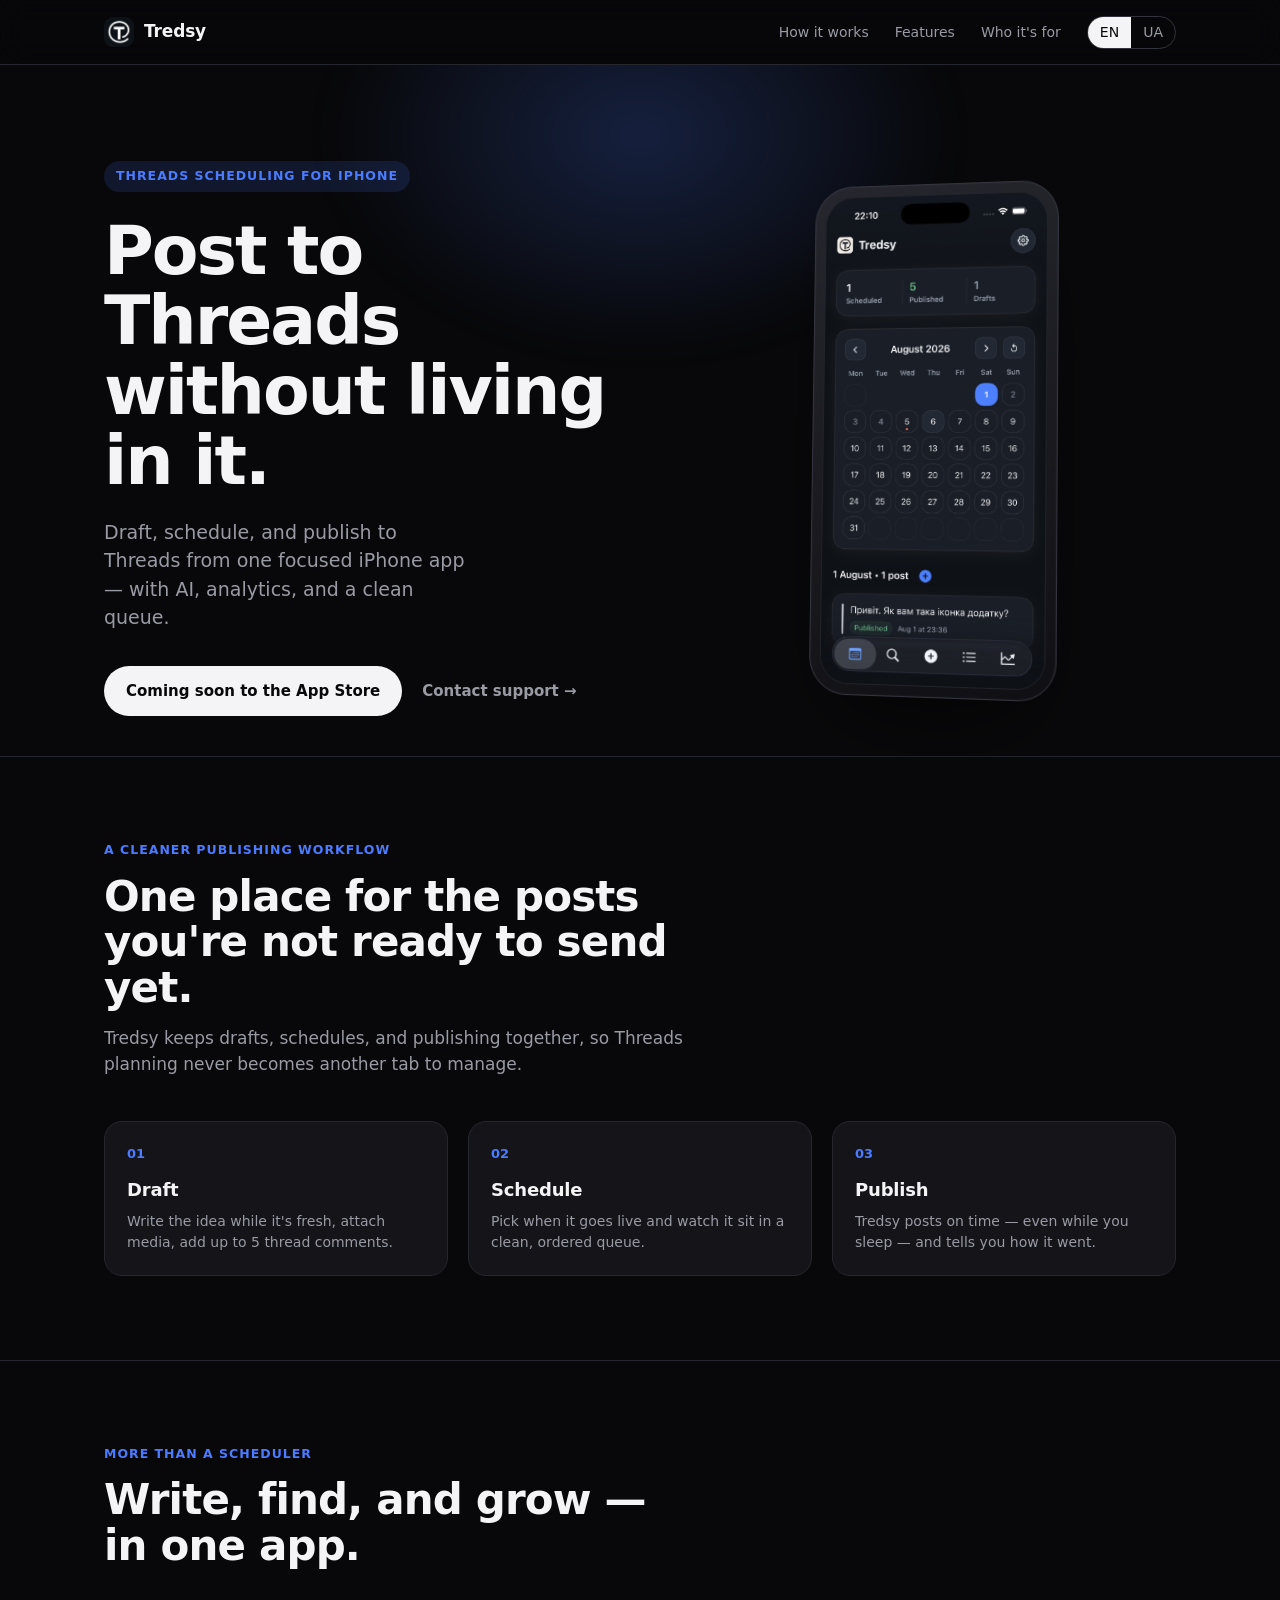
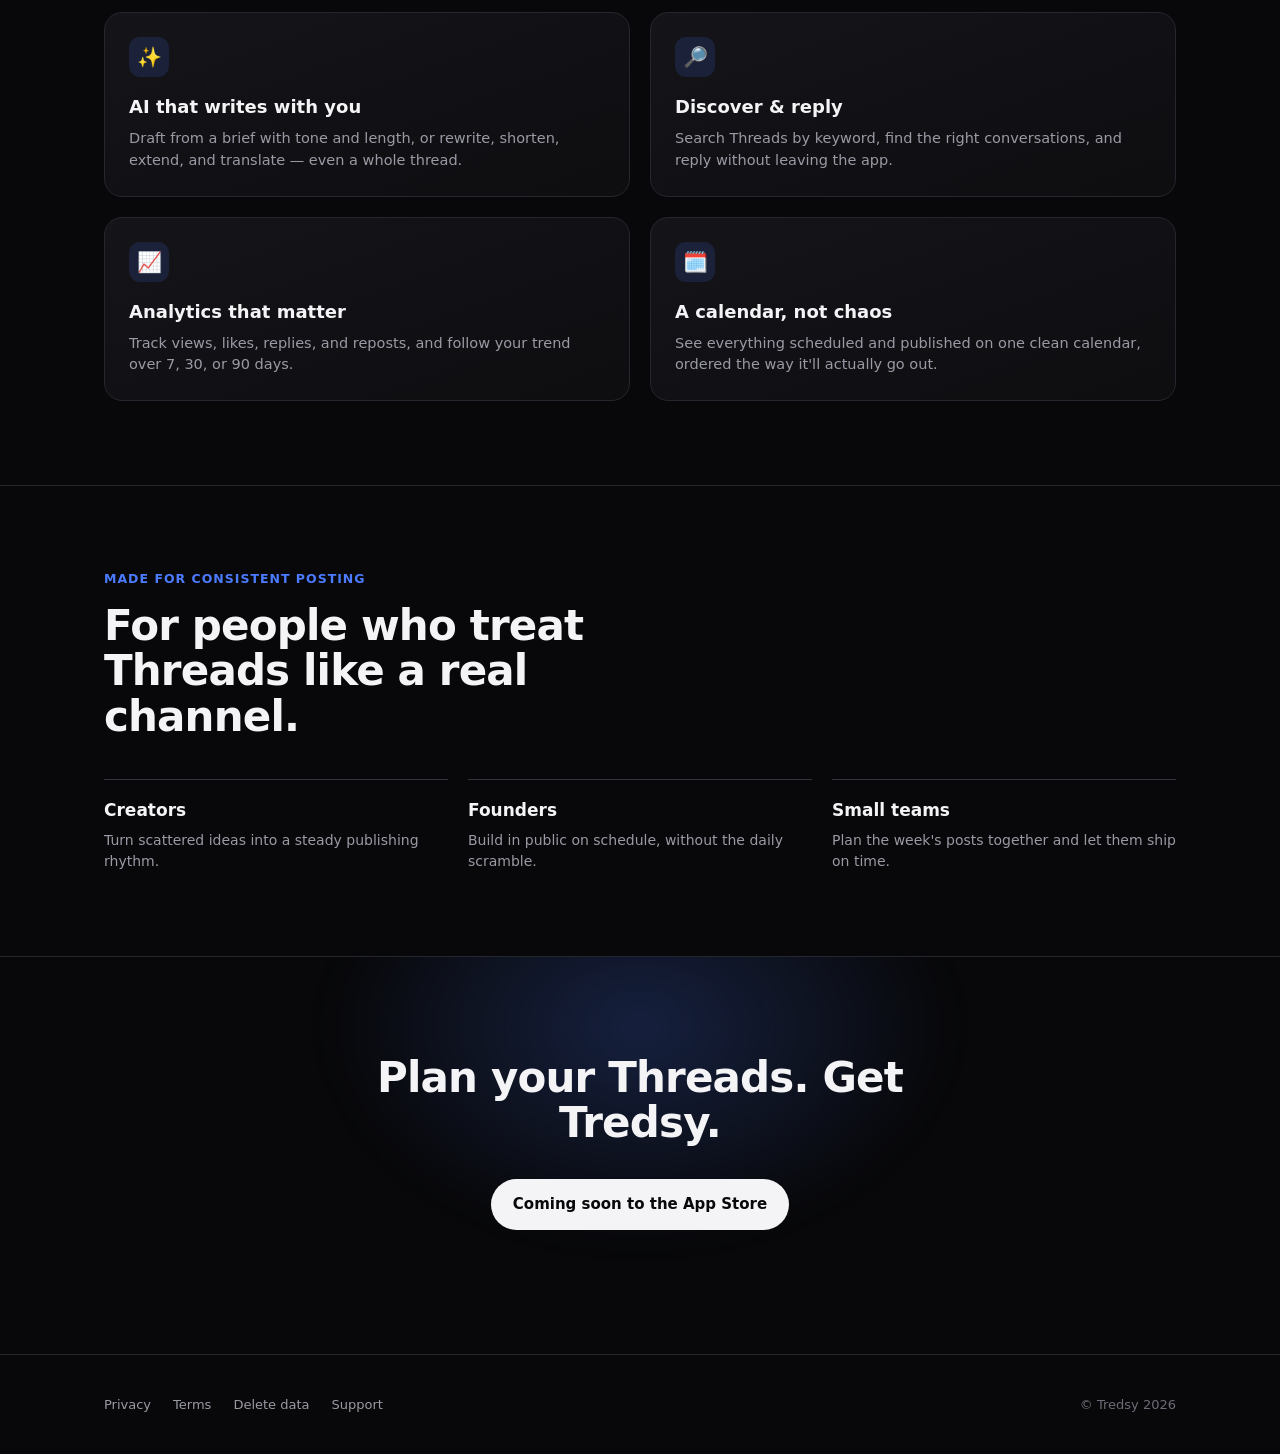
<file: index.html>
<!DOCTYPE html>
<html lang="en">
<head>
  <meta charset="UTF-8" />
  <meta name="viewport" content="width=device-width, initial-scale=1" />
  <title>Tredsy - Schedule and publish to Threads</title>
  <meta name="description" content="Draft, schedule, and publish to Threads from one focused iPhone app — with AI, analytics, and a clean queue." />
  <link rel="icon" type="image/png" href="/assets/tredsy-favicon.png" />
  <link rel="apple-touch-icon" href="/assets/tredsy-app-icon.png" />
  <link rel="stylesheet" href="/styles.css?v=20260805b" />
</head>
<body>
  <header class="site-header">
    <div class="inner">
      <a class="brand" href="/" aria-label="Tredsy home">
        <img src="/assets/tredsy-app-icon.png" alt="" />
        <span>Tredsy</span>
      </a>
      <nav>
        <a href="#how" data-i18n="nav.how">How it works</a>
        <a href="#features" data-i18n="nav.features">Features</a>
        <a href="#who" data-i18n="nav.who">Who it's for</a>
        <span class="language-switch" aria-label="Language">
          <a href="?lang=en" data-language="en">EN</a>
          <a href="?lang=uk" data-language="uk">UA</a>
        </span>
      </nav>
    </div>
  </header>

  <main>
    <section class="hero">
      <div class="glow"></div>
      <div class="wrap hero-grid">
        <div>
          <span class="eyebrow" data-i18n="hero.eyebrow">Threads scheduling for iPhone</span>
          <h1 data-i18n="hero.title">Post to Threads without living in it.</h1>
          <p class="subhead" data-i18n="hero.subhead">Draft, schedule, and publish to Threads from one focused iPhone app — with AI, analytics, and a clean queue.</p>
          <div class="cta-row">
            <span class="btn" data-i18n="hero.cta">Coming soon to the App Store</span>
            <a class="text-link" href="mailto:support@tredsy.com" data-i18n="hero.support">Contact support →</a>
          </div>
        </div>

        <div class="device">
          <div class="device-screen">
            <img src="/assets/screens/calendar.jpg?v=20260805"
                 alt="Tredsy calendar showing scheduled and published Threads posts"
                 width="720" height="1565" />
          </div>
        </div>
      </div>
    </section>

    <section class="block" id="how">
      <div class="wrap">
        <div class="reveal">
          <div class="sec-eyebrow" data-i18n="how.eyebrow">A cleaner publishing workflow</div>
          <h2 data-i18n="how.title">One place for the posts you're not ready to send yet.</h2>
          <p class="lead" data-i18n="how.lead">Tredsy keeps drafts, schedules, and publishing together, so Threads planning never becomes another tab to manage.</p>
        </div>
        <div class="steps">
          <div class="step reveal">
            <div class="n">01</div>
            <h3 data-i18n="how.s1.t">Draft</h3>
            <p data-i18n="how.s1.b">Write the idea while it's fresh, attach media, add up to 5 thread comments.</p>
          </div>
          <div class="step reveal">
            <div class="n">02</div>
            <h3 data-i18n="how.s2.t">Schedule</h3>
            <p data-i18n="how.s2.b">Pick when it goes live and watch it sit in a clean, ordered queue.</p>
          </div>
          <div class="step reveal">
            <div class="n">03</div>
            <h3 data-i18n="how.s3.t">Publish</h3>
            <p data-i18n="how.s3.b">Tredsy posts on time — even while you sleep — and tells you how it went.</p>
          </div>
        </div>
      </div>
    </section>

    <section class="block" id="features">
      <div class="wrap">
        <div class="reveal">
          <div class="sec-eyebrow" data-i18n="feat.eyebrow">More than a scheduler</div>
          <h2 data-i18n="feat.title">Write, find, and grow — in one app.</h2>
        </div>
        <div class="features">
          <div class="feature reveal">
            <div class="ic" aria-hidden="true">✨</div>
            <h3 data-i18n="feat.ai.t">AI that writes with you</h3>
            <p data-i18n="feat.ai.b">Draft from a brief with tone and length, or rewrite, shorten, extend, and translate — even a whole thread.</p>
          </div>
          <div class="feature reveal">
            <div class="ic" aria-hidden="true">🔎</div>
            <h3 data-i18n="feat.disc.t">Discover &amp; reply</h3>
            <p data-i18n="feat.disc.b">Search Threads by keyword, find the right conversations, and reply without leaving the app.</p>
          </div>
          <div class="feature reveal">
            <div class="ic" aria-hidden="true">📈</div>
            <h3 data-i18n="feat.stats.t">Analytics that matter</h3>
            <p data-i18n="feat.stats.b">Track views, likes, replies, and reposts, and follow your trend over 7, 30, or 90 days.</p>
          </div>
          <div class="feature reveal">
            <div class="ic" aria-hidden="true">🗓️</div>
            <h3 data-i18n="feat.cal.t">A calendar, not chaos</h3>
            <p data-i18n="feat.cal.b">See everything scheduled and published on one clean calendar, ordered the way it'll actually go out.</p>
          </div>
        </div>
      </div>
    </section>

    <section class="block" id="who">
      <div class="wrap">
        <div class="reveal">
          <div class="sec-eyebrow" data-i18n="who.eyebrow">Made for consistent posting</div>
          <h2 data-i18n="who.title">For people who treat Threads like a real channel.</h2>
        </div>
        <div class="aud">
          <div class="reveal">
            <h3 data-i18n="who.a.t">Creators</h3>
            <p data-i18n="who.a.b">Turn scattered ideas into a steady publishing rhythm.</p>
          </div>
          <div class="reveal">
            <h3 data-i18n="who.b.t">Founders</h3>
            <p data-i18n="who.b.b">Build in public on schedule, without the daily scramble.</p>
          </div>
          <div class="reveal">
            <h3 data-i18n="who.c.t">Small teams</h3>
            <p data-i18n="who.c.b">Plan the week's posts together and let them ship on time.</p>
          </div>
        </div>
      </div>
    </section>

    <section class="block final">
      <div class="glow"></div>
      <div class="wrap reveal" style="position: relative; z-index: 1">
        <h2 data-i18n="final.title">Plan your Threads. Get Tredsy.</h2>
        <div class="cta-row">
          <span class="btn" data-i18n="hero.cta">Coming soon to the App Store</span>
        </div>
      </div>
    </section>
  </main>

  <footer class="site-footer">
    <div class="inner">
      <div>
        <a href="/privacy.html" data-i18n="nav.privacy">Privacy</a>
        <a href="/terms.html" data-i18n="nav.terms">Terms</a>
        <a href="/delete.html" data-i18n="nav.delete">Delete data</a>
        <a href="/support.html" data-i18n="nav.support">Support</a>
      </div>
      <div>© Tredsy 2026</div>
    </div>
  </footer>

  <script src="/translations.js?v=20260805b"></script>
  <script>
    // Marking the document from script is what arms the reveal styles —
    // if JS never runs, the sections render visible instead of blank.
    document.documentElement.classList.add("js");
    const revealObserver = new IntersectionObserver((entries) => {
      entries.forEach((entry) => {
        if (!entry.isIntersecting) return;
        entry.target.classList.add("in");
        revealObserver.unobserve(entry.target);
      });
    }, { threshold: 0.12 });
    document.querySelectorAll(".reveal").forEach((el) => revealObserver.observe(el));
  </script>
</body>
</html>
</file>
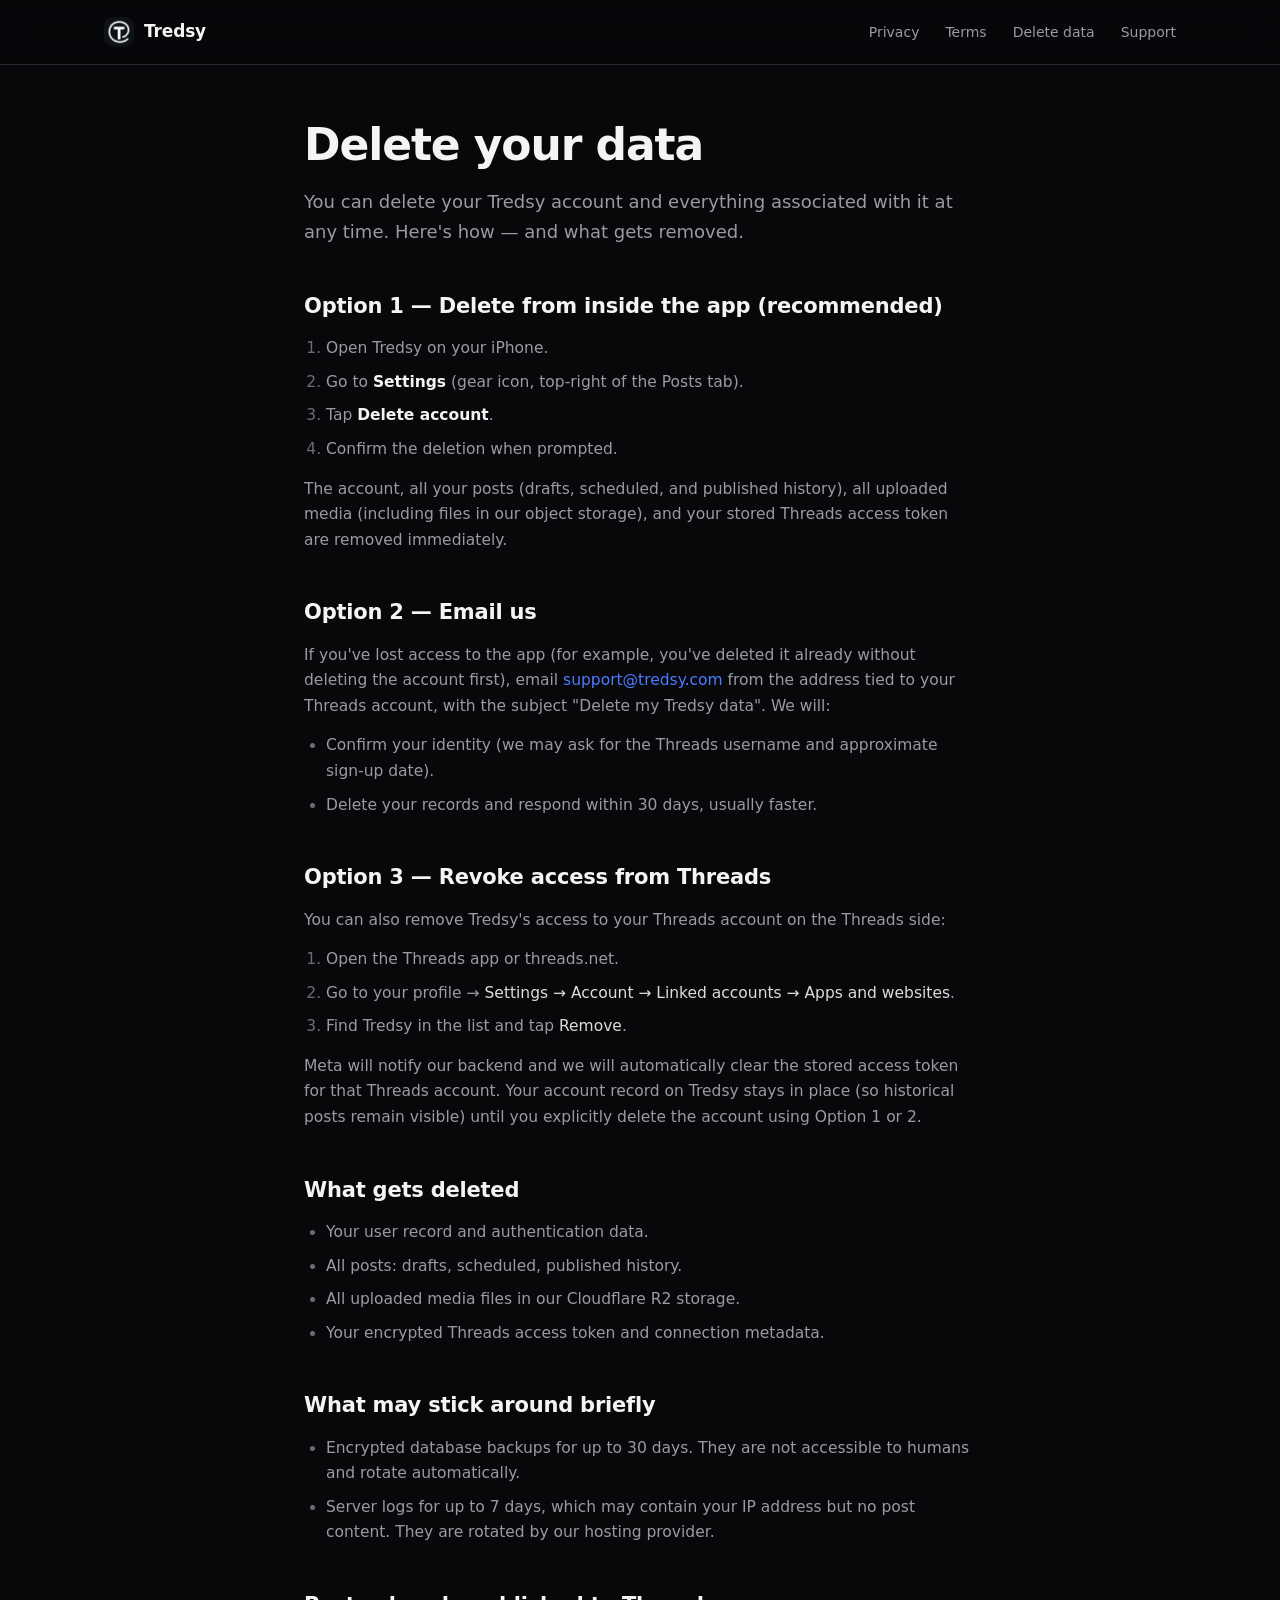
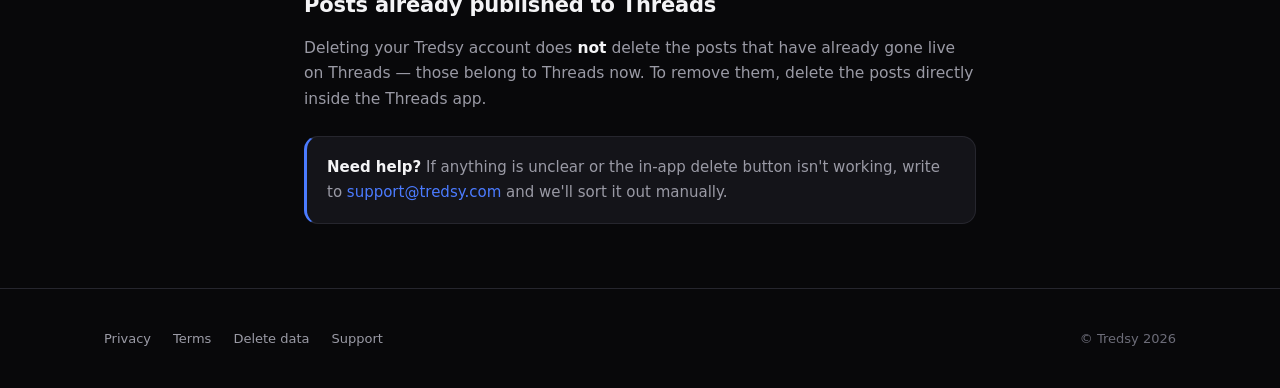
<file: delete.html>
<!DOCTYPE html>
<html lang="en">
<head>
  <meta charset="UTF-8" />
  <meta name="viewport" content="width=device-width, initial-scale=1" />
  <title>Delete your data — Tredsy</title>
  <meta name="description" content="How to delete your Tredsy account and all associated data." />
  <link rel="icon" type="image/png" href="/assets/tredsy-favicon.png" />
  <link rel="apple-touch-icon" href="/assets/tredsy-app-icon.png" />
  <link rel="stylesheet" href="/styles.css?v=20260805b" />
</head>
<body>
  <header class="site-header">
    <div class="inner">
      <a class="brand" href="/" aria-label="Tredsy home">
        <img src="/assets/tredsy-app-icon.png" alt="" />
        <span>Tredsy</span>
      </a>
      <nav>
        <a href="/privacy.html">Privacy</a>
        <a href="/terms.html">Terms</a>
        <a href="/delete.html">Delete data</a>
        <a href="/support.html">Support</a>
      </nav>
    </div>
  </header>

  <main class="container">
    <h1>Delete your data</h1>
    <p class="lead">
      You can delete your Tredsy account and everything associated with it
      at any time. Here's how — and what gets removed.
    </p>

    <h2>Option 1 — Delete from inside the app (recommended)</h2>
    <ol>
      <li>Open Tredsy on your iPhone.</li>
      <li>Go to <strong>Settings</strong> (gear icon, top-right of the Posts tab).</li>
      <li>Tap <strong>Delete account</strong>.</li>
      <li>Confirm the deletion when prompted.</li>
    </ol>
    <p>
      The account, all your posts (drafts, scheduled, and published
      history), all uploaded media (including files in our object storage),
      and your stored Threads access token are removed immediately.
    </p>

    <h2>Option 2 — Email us</h2>
    <p>
      If you've lost access to the app (for example, you've deleted it
      already without deleting the account first), email
      <a href="mailto:support@tredsy.com">support@tredsy.com</a> from the
      address tied to your Threads account, with the subject
      "Delete my Tredsy data". We will:
    </p>
    <ul>
      <li>Confirm your identity (we may ask for the Threads username and approximate sign-up date).</li>
      <li>Delete your records and respond within 30 days, usually faster.</li>
    </ul>

    <h2>Option 3 — Revoke access from Threads</h2>
    <p>
      You can also remove Tredsy's access to your Threads account on the
      Threads side:
    </p>
    <ol>
      <li>Open the Threads app or threads.net.</li>
      <li>Go to your profile → <em>Settings → Account → Linked accounts → Apps and websites</em>.</li>
      <li>Find Tredsy in the list and tap <em>Remove</em>.</li>
    </ol>
    <p>
      Meta will notify our backend and we will automatically clear the
      stored access token for that Threads account. Your account record on
      Tredsy stays in place (so historical posts remain visible) until you
      explicitly delete the account using Option 1 or 2.
    </p>

    <h2>What gets deleted</h2>
    <ul>
      <li>Your user record and authentication data.</li>
      <li>All posts: drafts, scheduled, published history.</li>
      <li>All uploaded media files in our Cloudflare R2 storage.</li>
      <li>Your encrypted Threads access token and connection metadata.</li>
    </ul>

    <h2>What may stick around briefly</h2>
    <ul>
      <li>
        Encrypted database backups for up to 30 days. They are not
        accessible to humans and rotate automatically.
      </li>
      <li>
        Server logs for up to 7 days, which may contain your IP address but
        no post content. They are rotated by our hosting provider.
      </li>
    </ul>

    <h2>Posts already published to Threads</h2>
    <p>
      Deleting your Tredsy account does <strong>not</strong> delete the
      posts that have already gone live on Threads — those belong to
      Threads now. To remove them, delete the posts directly inside the
      Threads app.
    </p>

    <div class="callout">
      <strong>Need help?</strong> If anything is unclear or the in-app
      delete button isn't working, write to
      <a href="mailto:support@tredsy.com">support@tredsy.com</a> and we'll
      sort it out manually.
    </div>
  </main>

  <footer class="site-footer">
    <div class="inner">
      <div>
        <a href="/privacy.html">Privacy</a>
        <a href="/terms.html">Terms</a>
        <a href="/delete.html">Delete data</a>
        <a href="/support.html">Support</a>
      </div>
      <div>© Tredsy 2026</div>
    </div>
  </footer>
</body>
</html>
</file>
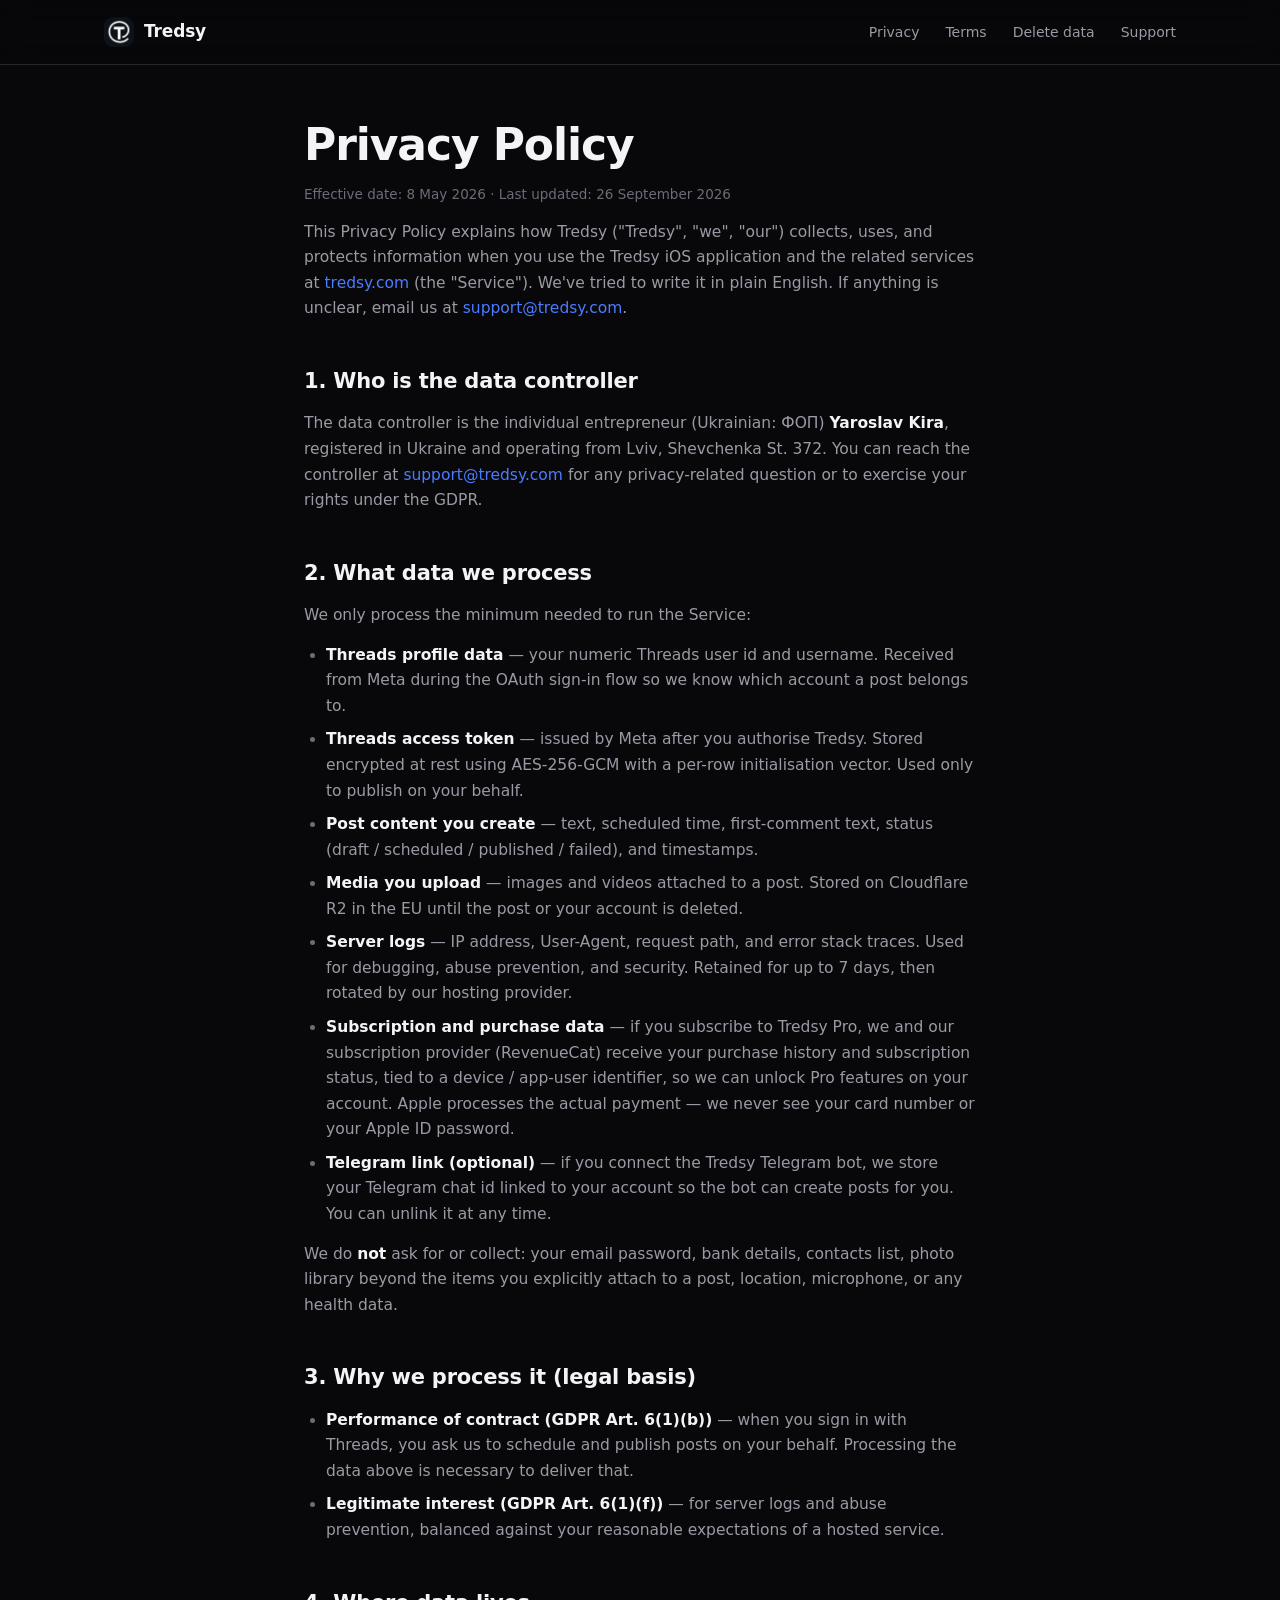
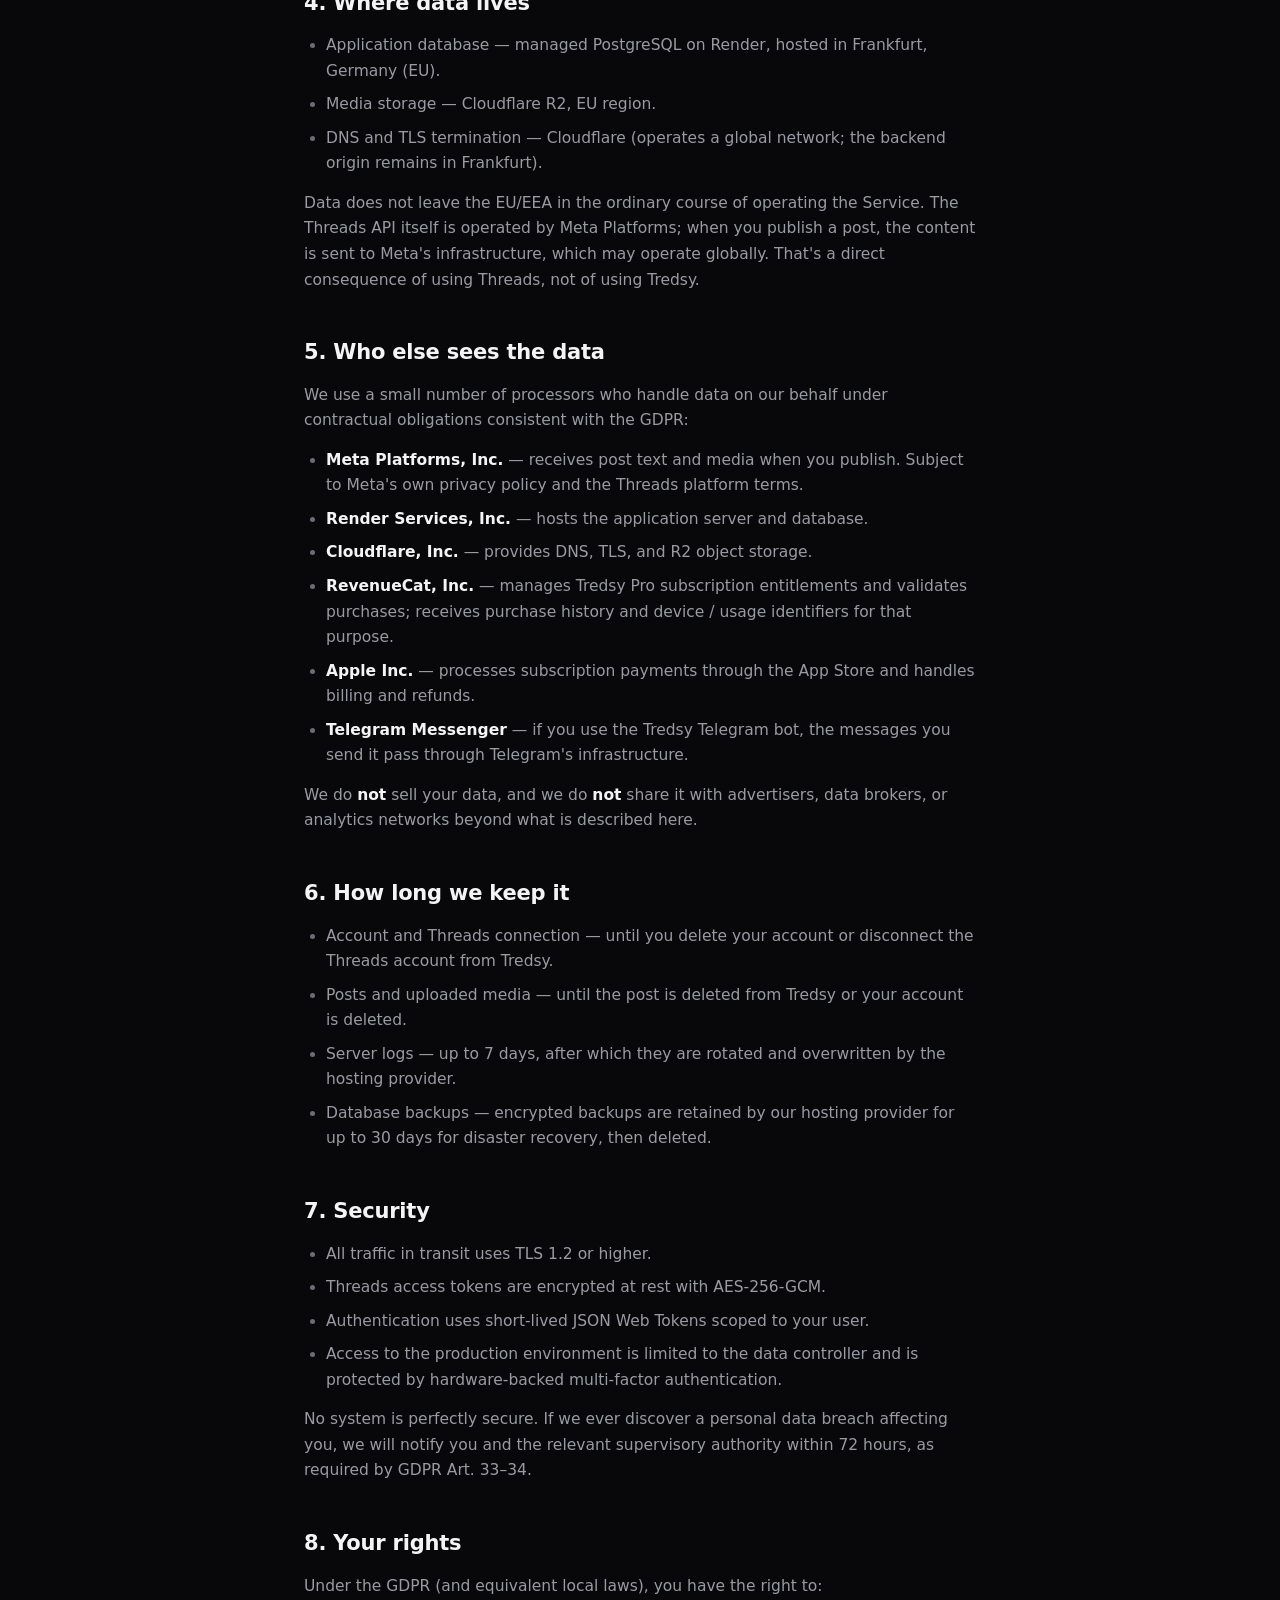
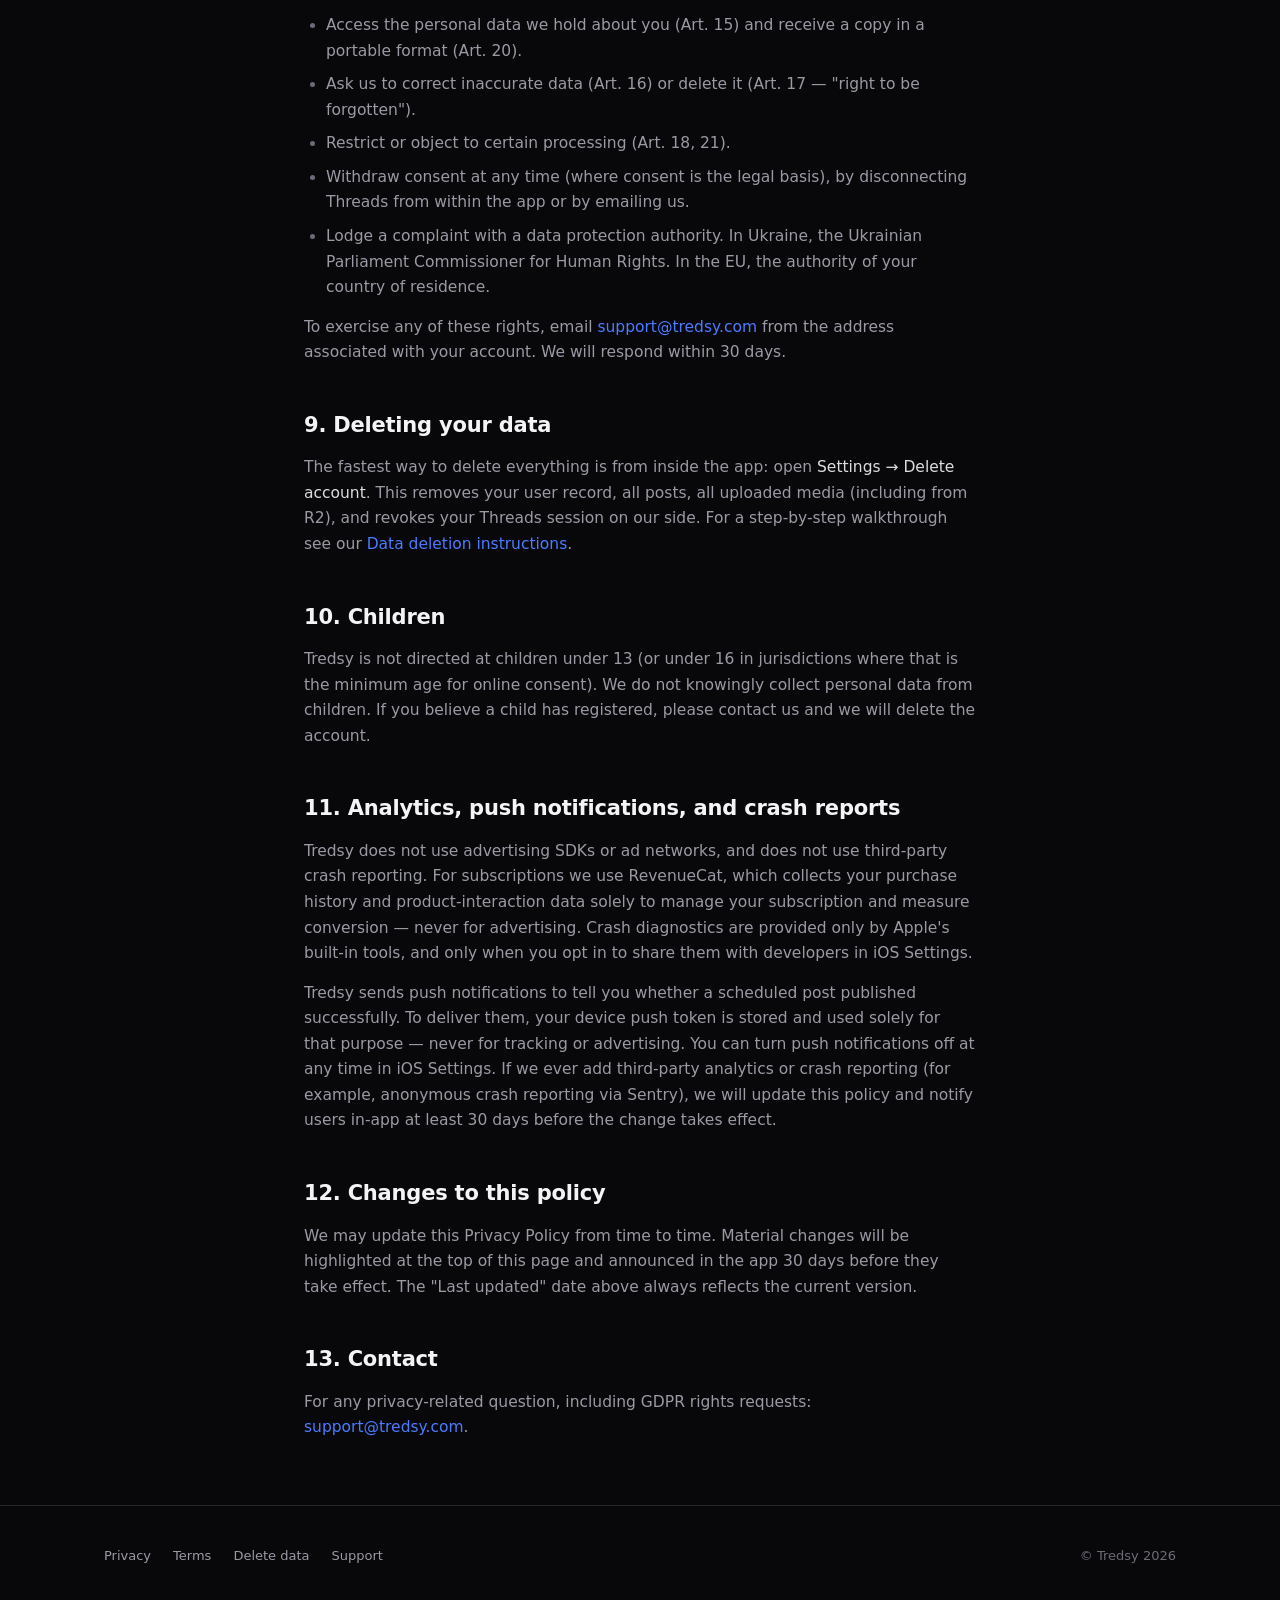
<file: privacy.html>
<!DOCTYPE html>
<html lang="en">
<head>
  <meta charset="UTF-8" />
  <meta name="viewport" content="width=device-width, initial-scale=1" />
  <title>Privacy Policy — Tredsy</title>
  <meta name="description" content="How Tredsy collects, uses, and protects your data." />
  <link rel="icon" type="image/png" href="/assets/tredsy-favicon.png" />
  <link rel="apple-touch-icon" href="/assets/tredsy-app-icon.png" />
  <link rel="stylesheet" href="/styles.css?v=20260805b" />
</head>
<body>
  <header class="site-header">
    <div class="inner">
      <a class="brand" href="/" aria-label="Tredsy home">
        <img src="/assets/tredsy-app-icon.png" alt="" />
        <span>Tredsy</span>
      </a>
      <nav>
        <a href="/privacy.html">Privacy</a>
        <a href="/terms.html">Terms</a>
        <a href="/delete.html">Delete data</a>
        <a href="/support.html">Support</a>
      </nav>
    </div>
  </header>

  <main class="container">
    <h1>Privacy Policy</h1>
    <p class="muted">Effective date: 8 May 2026 · Last updated: 26 September 2026</p>

    <p>
      This Privacy Policy explains how Tredsy ("Tredsy", "we", "our") collects,
      uses, and protects information when you use the Tredsy iOS application
      and the related services at <a href="https://tredsy.com">tredsy.com</a>
      (the "Service"). We've tried to write it in plain English. If anything is
      unclear, email us at
      <a href="mailto:support@tredsy.com">support@tredsy.com</a>.
    </p>

    <h2>1. Who is the data controller</h2>
    <p>
      The data controller is the individual entrepreneur (Ukrainian: ФОП)
      <strong>Yaroslav Kira</strong>, registered in Ukraine and operating from
      Lviv, Shevchenka St. 372. You can reach the controller at
      <a href="mailto:support@tredsy.com">support@tredsy.com</a> for any
      privacy-related question or to exercise your rights under the GDPR.
    </p>

    <h2>2. What data we process</h2>
    <p>We only process the minimum needed to run the Service:</p>
    <ul>
      <li>
        <strong>Threads profile data</strong> — your numeric Threads user id
        and username. Received from Meta during the OAuth sign-in flow so we
        know which account a post belongs to.
      </li>
      <li>
        <strong>Threads access token</strong> — issued by Meta after you
        authorise Tredsy. Stored encrypted at rest using AES-256-GCM with a
        per-row initialisation vector. Used only to publish on your behalf.
      </li>
      <li>
        <strong>Post content you create</strong> — text, scheduled time,
        first-comment text, status (draft / scheduled / published / failed),
        and timestamps.
      </li>
      <li>
        <strong>Media you upload</strong> — images and videos attached to a
        post. Stored on Cloudflare R2 in the EU until the post or your account
        is deleted.
      </li>
      <li>
        <strong>Server logs</strong> — IP address, User-Agent, request path,
        and error stack traces. Used for debugging, abuse prevention, and
        security. Retained for up to 7 days, then rotated by our hosting
        provider.
      </li>
      <li>
        <strong>Subscription and purchase data</strong> — if you subscribe to
        Tredsy Pro, we and our subscription provider (RevenueCat) receive your
        purchase history and subscription status, tied to a device / app-user
        identifier, so we can unlock Pro features on your account. Apple
        processes the actual payment — we never see your card number or your
        Apple ID password.
      </li>
      <li>
        <strong>Telegram link (optional)</strong> — if you connect the Tredsy
        Telegram bot, we store your Telegram chat id linked to your account so
        the bot can create posts for you. You can unlink it at any time.
      </li>
    </ul>

    <p>
      We do <strong>not</strong> ask for or collect: your email password, bank
      details, contacts list, photo library beyond the items you explicitly
      attach to a post, location, microphone, or any health data.
    </p>

    <h2>3. Why we process it (legal basis)</h2>
    <ul>
      <li>
        <strong>Performance of contract (GDPR Art. 6(1)(b))</strong> — when
        you sign in with Threads, you ask us to schedule and publish posts on
        your behalf. Processing the data above is necessary to deliver that.
      </li>
      <li>
        <strong>Legitimate interest (GDPR Art. 6(1)(f))</strong> — for server
        logs and abuse prevention, balanced against your reasonable
        expectations of a hosted service.
      </li>
    </ul>

    <h2>4. Where data lives</h2>
    <ul>
      <li>
        Application database — managed PostgreSQL on Render, hosted in
        Frankfurt, Germany (EU).
      </li>
      <li>Media storage — Cloudflare R2, EU region.</li>
      <li>
        DNS and TLS termination — Cloudflare (operates a global network; the
        backend origin remains in Frankfurt).
      </li>
    </ul>
    <p>
      Data does not leave the EU/EEA in the ordinary course of operating the
      Service. The Threads API itself is operated by Meta Platforms; when you
      publish a post, the content is sent to Meta's infrastructure, which may
      operate globally. That's a direct consequence of using Threads, not of
      using Tredsy.
    </p>

    <h2>5. Who else sees the data</h2>
    <p>
      We use a small number of processors who handle data on our behalf under
      contractual obligations consistent with the GDPR:
    </p>
    <ul>
      <li>
        <strong>Meta Platforms, Inc.</strong> — receives post text and media
        when you publish. Subject to Meta's own privacy policy and the
        Threads platform terms.
      </li>
      <li>
        <strong>Render Services, Inc.</strong> — hosts the application server
        and database.
      </li>
      <li>
        <strong>Cloudflare, Inc.</strong> — provides DNS, TLS, and R2 object
        storage.
      </li>
      <li>
        <strong>RevenueCat, Inc.</strong> — manages Tredsy Pro subscription
        entitlements and validates purchases; receives purchase history and
        device / usage identifiers for that purpose.
      </li>
      <li>
        <strong>Apple Inc.</strong> — processes subscription payments through
        the App Store and handles billing and refunds.
      </li>
      <li>
        <strong>Telegram Messenger</strong> — if you use the Tredsy Telegram
        bot, the messages you send it pass through Telegram's infrastructure.
      </li>
    </ul>
    <p>
      We do <strong>not</strong> sell your data, and we do <strong>not</strong>
      share it with advertisers, data brokers, or analytics networks beyond
      what is described here.
    </p>

    <h2>6. How long we keep it</h2>
    <ul>
      <li>
        Account and Threads connection — until you delete your account or
        disconnect the Threads account from Tredsy.
      </li>
      <li>
        Posts and uploaded media — until the post is deleted from Tredsy or
        your account is deleted.
      </li>
      <li>
        Server logs — up to 7 days, after which they are rotated and
        overwritten by the hosting provider.
      </li>
      <li>
        Database backups — encrypted backups are retained by our hosting
        provider for up to 30 days for disaster recovery, then deleted.
      </li>
    </ul>

    <h2>7. Security</h2>
    <ul>
      <li>All traffic in transit uses TLS 1.2 or higher.</li>
      <li>Threads access tokens are encrypted at rest with AES-256-GCM.</li>
      <li>
        Authentication uses short-lived JSON Web Tokens scoped to your user.
      </li>
      <li>
        Access to the production environment is limited to the data
        controller and is protected by hardware-backed multi-factor
        authentication.
      </li>
    </ul>
    <p>
      No system is perfectly secure. If we ever discover a personal data
      breach affecting you, we will notify you and the relevant supervisory
      authority within 72 hours, as required by GDPR Art. 33–34.
    </p>

    <h2>8. Your rights</h2>
    <p>
      Under the GDPR (and equivalent local laws), you have the right to:
    </p>
    <ul>
      <li>
        Access the personal data we hold about you (Art. 15) and receive a
        copy in a portable format (Art. 20).
      </li>
      <li>
        Ask us to correct inaccurate data (Art. 16) or delete it (Art. 17 —
        "right to be forgotten").
      </li>
      <li>
        Restrict or object to certain processing (Art. 18, 21).
      </li>
      <li>
        Withdraw consent at any time (where consent is the legal basis), by
        disconnecting Threads from within the app or by emailing us.
      </li>
      <li>
        Lodge a complaint with a data protection authority. In Ukraine, the
        Ukrainian Parliament Commissioner for Human Rights. In the EU, the
        authority of your country of residence.
      </li>
    </ul>
    <p>
      To exercise any of these rights, email
      <a href="mailto:support@tredsy.com">support@tredsy.com</a> from the
      address associated with your account. We will respond within 30 days.
    </p>

    <h2>9. Deleting your data</h2>
    <p>
      The fastest way to delete everything is from inside the app: open
      <em>Settings → Delete account</em>. This removes your user record, all
      posts, all uploaded media (including from R2), and revokes your Threads
      session on our side. For a step-by-step walkthrough see our
      <a href="/delete.html">Data deletion instructions</a>.
    </p>

    <h2>10. Children</h2>
    <p>
      Tredsy is not directed at children under 13 (or under 16 in
      jurisdictions where that is the minimum age for online consent). We do
      not knowingly collect personal data from children. If you believe a
      child has registered, please contact us and we will delete the account.
    </p>

    <h2>11. Analytics, push notifications, and crash reports</h2>
    <p>
      Tredsy does not use advertising SDKs or ad networks, and does not use
      third-party crash reporting. For subscriptions we use RevenueCat, which
      collects your purchase history and product-interaction data solely to
      manage your subscription and measure conversion — never for advertising.
      Crash diagnostics are provided only by Apple's built-in tools, and only
      when you opt in to share them with developers in iOS Settings.
    </p>
    <p>
      Tredsy sends push notifications to tell you whether a scheduled post
      published successfully. To deliver them, your device push token is
      stored and used solely for that purpose — never for tracking or
      advertising. You can turn push notifications off at any time in iOS
      Settings. If we ever add third-party analytics or crash reporting (for
      example, anonymous crash reporting via Sentry), we will update this
      policy and notify users in-app at least 30 days before the change takes
      effect.
    </p>

    <h2>12. Changes to this policy</h2>
    <p>
      We may update this Privacy Policy from time to time. Material changes
      will be highlighted at the top of this page and announced in the app
      30 days before they take effect. The "Last updated" date above always
      reflects the current version.
    </p>

    <h2>13. Contact</h2>
    <p>
      For any privacy-related question, including GDPR rights requests:
      <a href="mailto:support@tredsy.com">support@tredsy.com</a>.
    </p>
  </main>

  <footer class="site-footer">
    <div class="inner">
      <div>
        <a href="/privacy.html">Privacy</a>
        <a href="/terms.html">Terms</a>
        <a href="/delete.html">Delete data</a>
        <a href="/support.html">Support</a>
      </div>
      <div>© Tredsy 2026</div>
    </div>
  </footer>
</body>
</html>
</file>
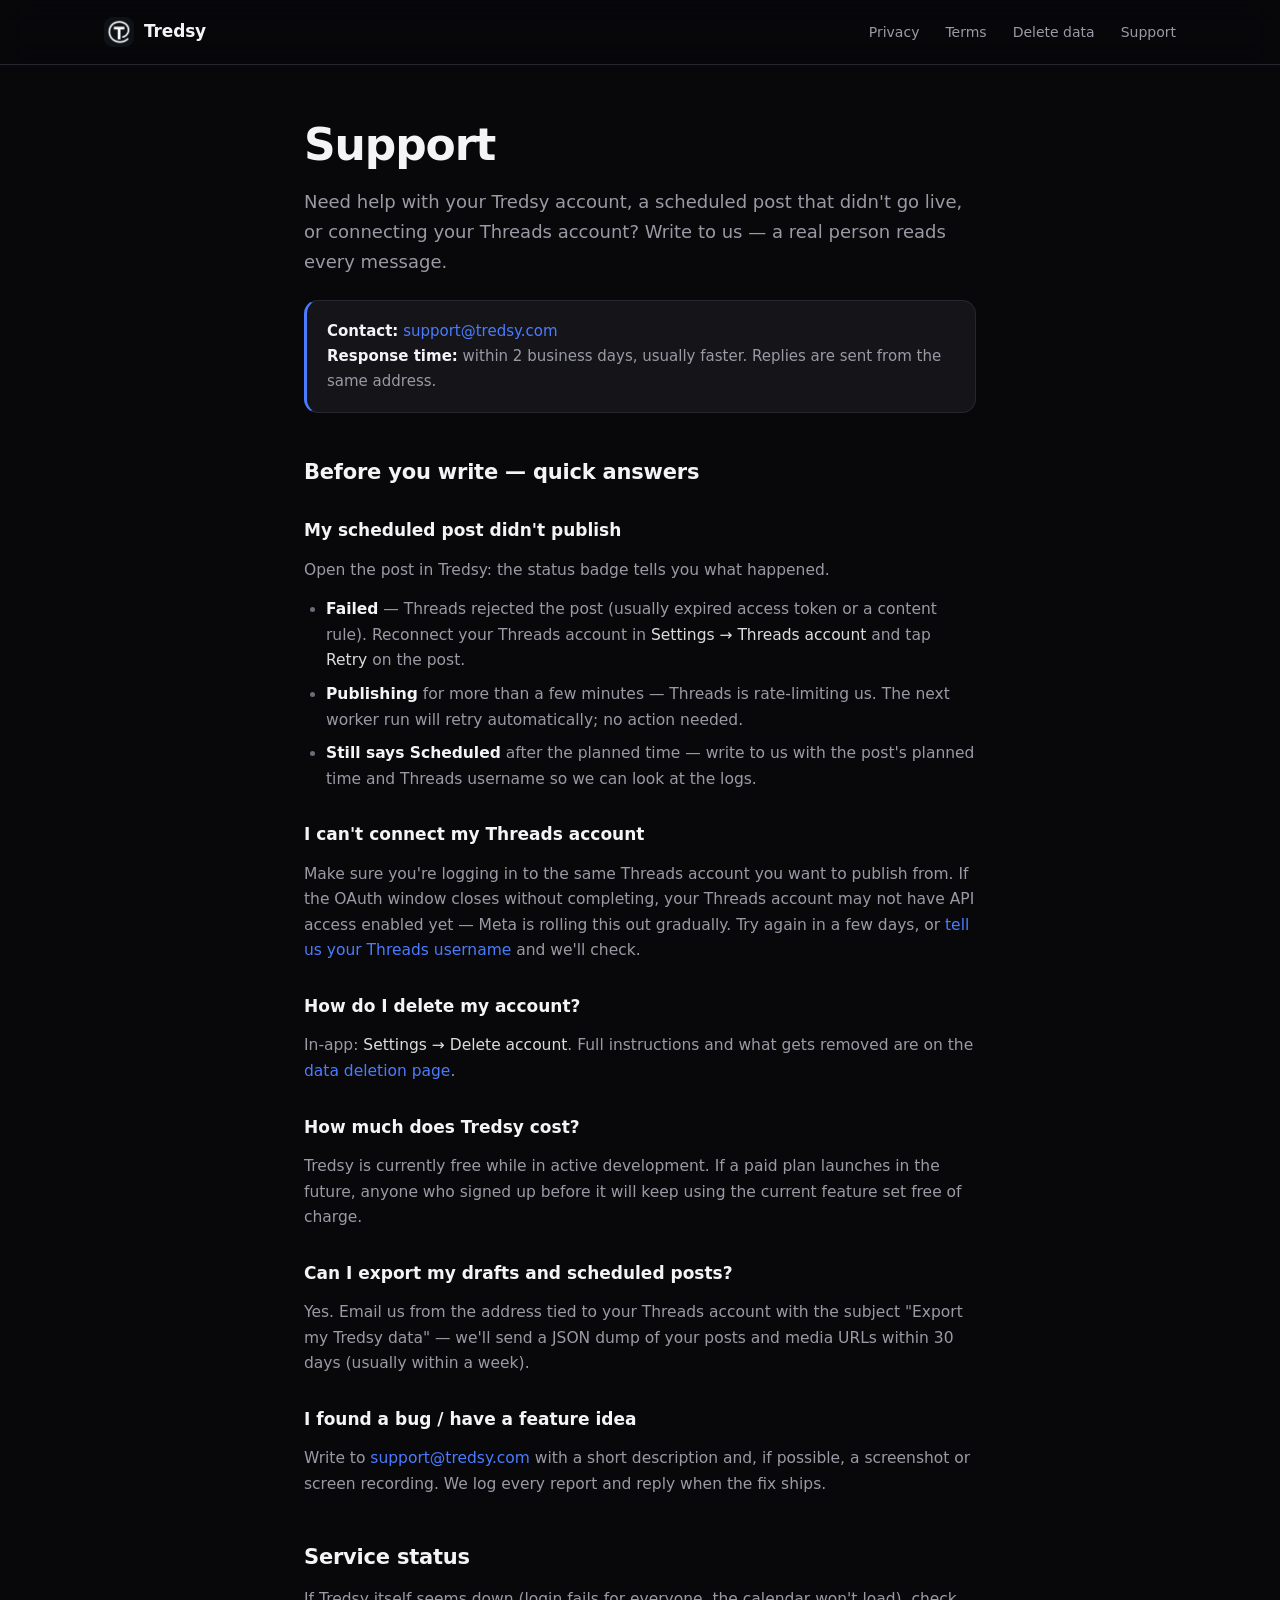
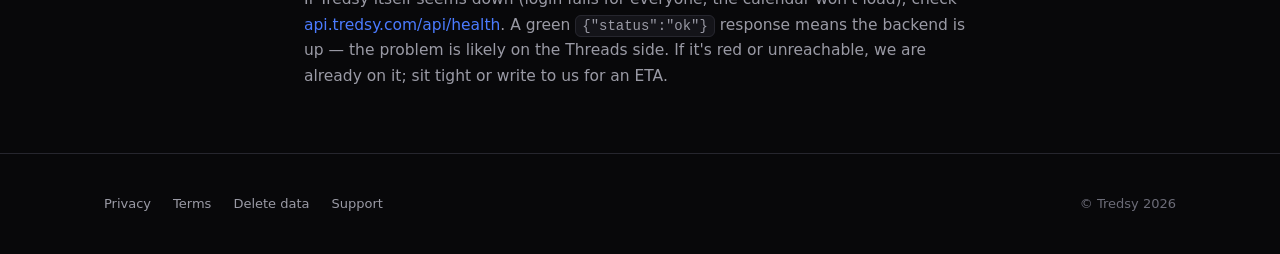
<file: support.html>
<!DOCTYPE html>
<html lang="en">
<head>
  <meta charset="UTF-8" />
  <meta name="viewport" content="width=device-width, initial-scale=1" />
  <title>Support — Tredsy</title>
  <meta name="description" content="Get help with your Tredsy account, scheduled posts, and Threads connection." />
  <link rel="icon" type="image/png" href="/assets/tredsy-favicon.png" />
  <link rel="apple-touch-icon" href="/assets/tredsy-app-icon.png" />
  <link rel="stylesheet" href="/styles.css?v=20260805b" />
</head>
<body>
  <header class="site-header">
    <div class="inner">
      <a class="brand" href="/" aria-label="Tredsy home">
        <img src="/assets/tredsy-app-icon.png" alt="" />
        <span>Tredsy</span>
      </a>
      <nav>
        <a href="/privacy.html">Privacy</a>
        <a href="/terms.html">Terms</a>
        <a href="/delete.html">Delete data</a>
        <a href="/support.html">Support</a>
      </nav>
    </div>
  </header>

  <main class="container">
    <h1>Support</h1>
    <p class="lead">
      Need help with your Tredsy account, a scheduled post that didn't go
      live, or connecting your Threads account? Write to us — a real
      person reads every message.
    </p>

    <div class="callout">
      <strong>Contact:</strong>
      <a href="mailto:support@tredsy.com">support@tredsy.com</a><br />
      <strong>Response time:</strong> within 2 business days, usually
      faster. Replies are sent from the same address.
    </div>

    <h2>Before you write — quick answers</h2>

    <h3>My scheduled post didn't publish</h3>
    <p>
      Open the post in Tredsy: the status badge tells you what happened.
    </p>
    <ul>
      <li>
        <strong>Failed</strong> — Threads rejected the post (usually
        expired access token or a content rule). Reconnect your Threads
        account in <em>Settings → Threads account</em> and tap
        <em>Retry</em> on the post.
      </li>
      <li>
        <strong>Publishing</strong> for more than a few minutes — Threads
        is rate-limiting us. The next worker run will retry automatically;
        no action needed.
      </li>
      <li>
        <strong>Still says Scheduled</strong> after the planned time —
        write to us with the post's planned time and Threads username so
        we can look at the logs.
      </li>
    </ul>

    <h3>I can't connect my Threads account</h3>
    <p>
      Make sure you're logging in to the same Threads account you want to
      publish from. If the OAuth window closes without completing, your
      Threads account may not have API access enabled yet — Meta is
      rolling this out gradually. Try again in a few days, or
      <a href="mailto:support@tredsy.com">tell us your Threads username</a>
      and we'll check.
    </p>

    <h3>How do I delete my account?</h3>
    <p>
      In-app: <em>Settings → Delete account</em>. Full instructions
      and what gets removed are on the
      <a href="/delete.html">data deletion page</a>.
    </p>

    <h3>How much does Tredsy cost?</h3>
    <p>
      Tredsy is currently free while in active development. If a paid
      plan launches in the future, anyone who signed up before it will
      keep using the current feature set free of charge.
    </p>

    <h3>Can I export my drafts and scheduled posts?</h3>
    <p>
      Yes. Email us from the address tied to your Threads account with
      the subject "Export my Tredsy data" — we'll send a JSON dump of
      your posts and media URLs within 30 days (usually within a week).
    </p>

    <h3>I found a bug / have a feature idea</h3>
    <p>
      Write to <a href="mailto:support@tredsy.com">support@tredsy.com</a>
      with a short description and, if possible, a screenshot or
      screen recording. We log every report and reply when the fix
      ships.
    </p>

    <h2>Service status</h2>
    <p>
      If Tredsy itself seems down (login fails for everyone, the
      calendar won't load), check
      <a href="https://api.tredsy.com/api/health">api.tredsy.com/api/health</a>.
      A green <code>{"status":"ok"}</code> response means the backend is
      up — the problem is likely on the Threads side. If it's red or
      unreachable, we are already on it; sit tight or write to us for
      an ETA.
    </p>
  </main>

  <footer class="site-footer">
    <div class="inner">
      <div>
        <a href="/privacy.html">Privacy</a>
        <a href="/terms.html">Terms</a>
        <a href="/delete.html">Delete data</a>
        <a href="/support.html">Support</a>
      </div>
      <div>© Tredsy 2026</div>
    </div>
  </footer>
</body>
</html>
</file>
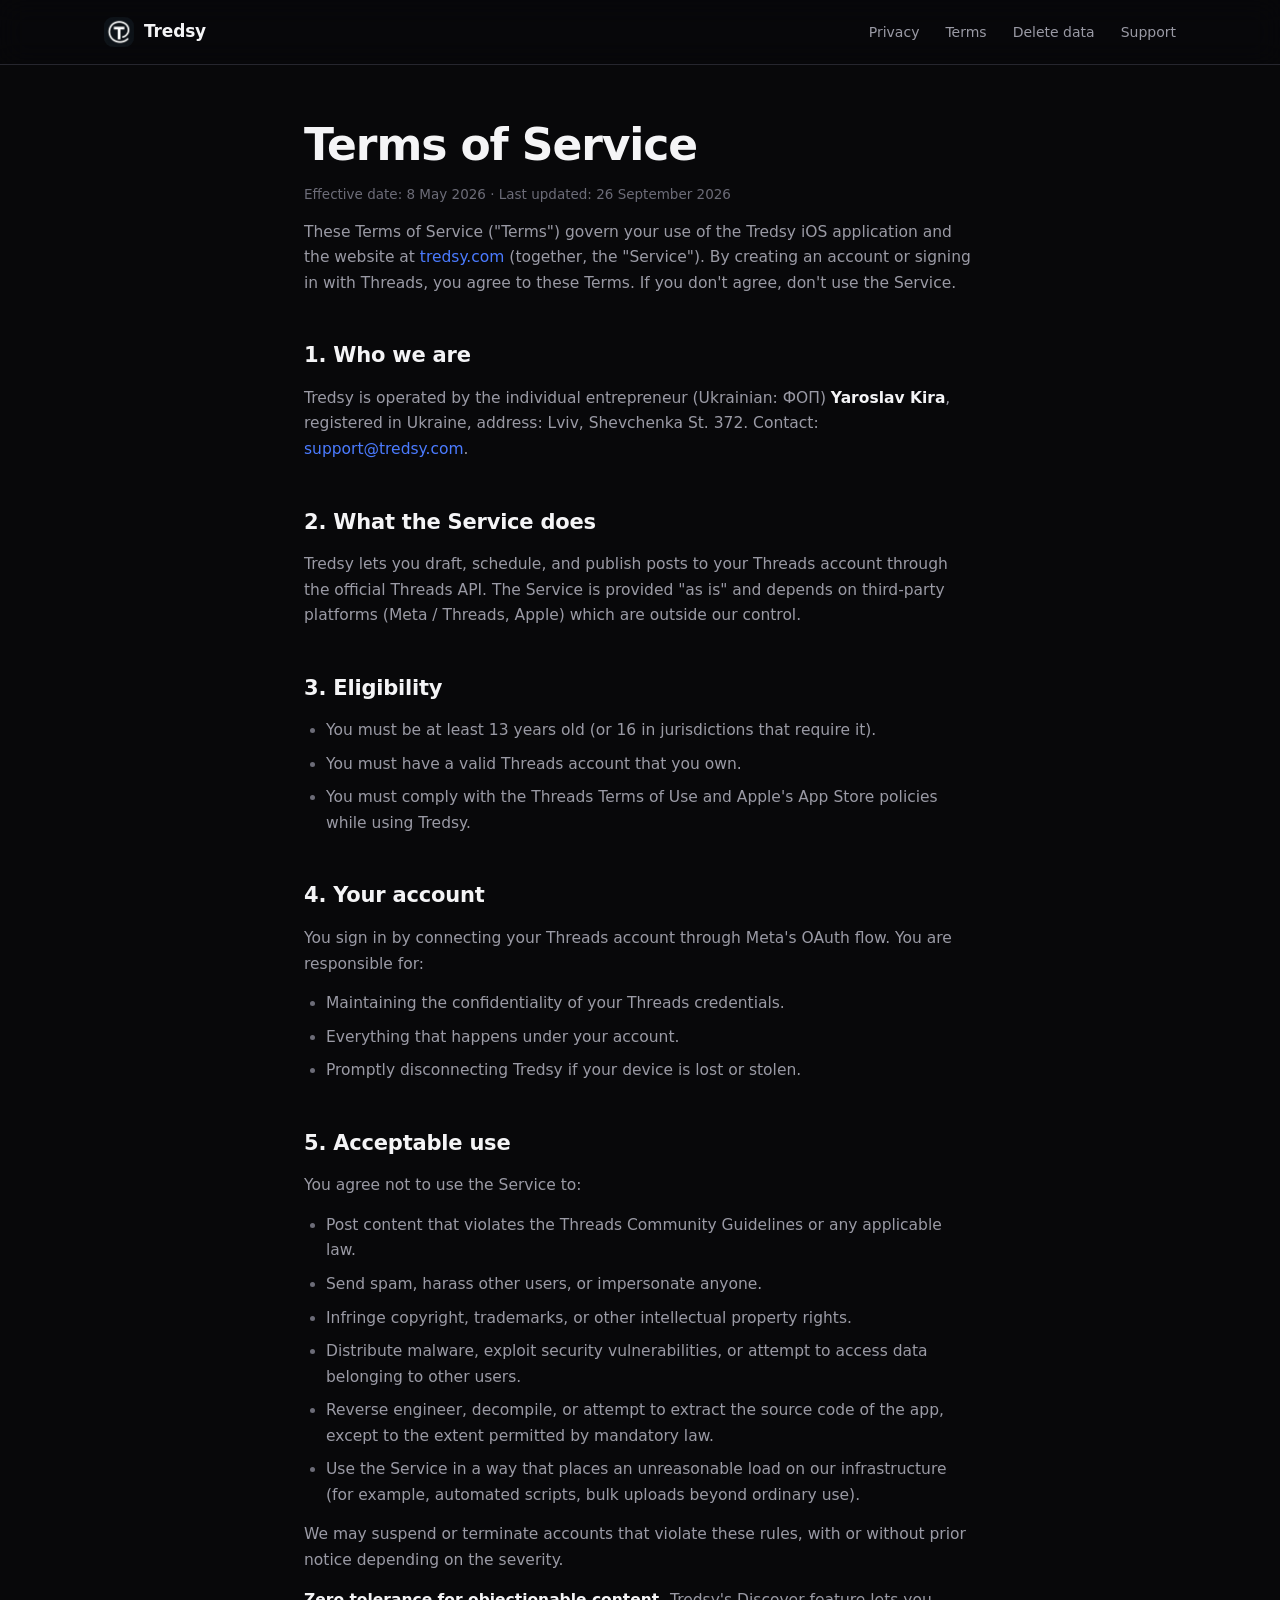
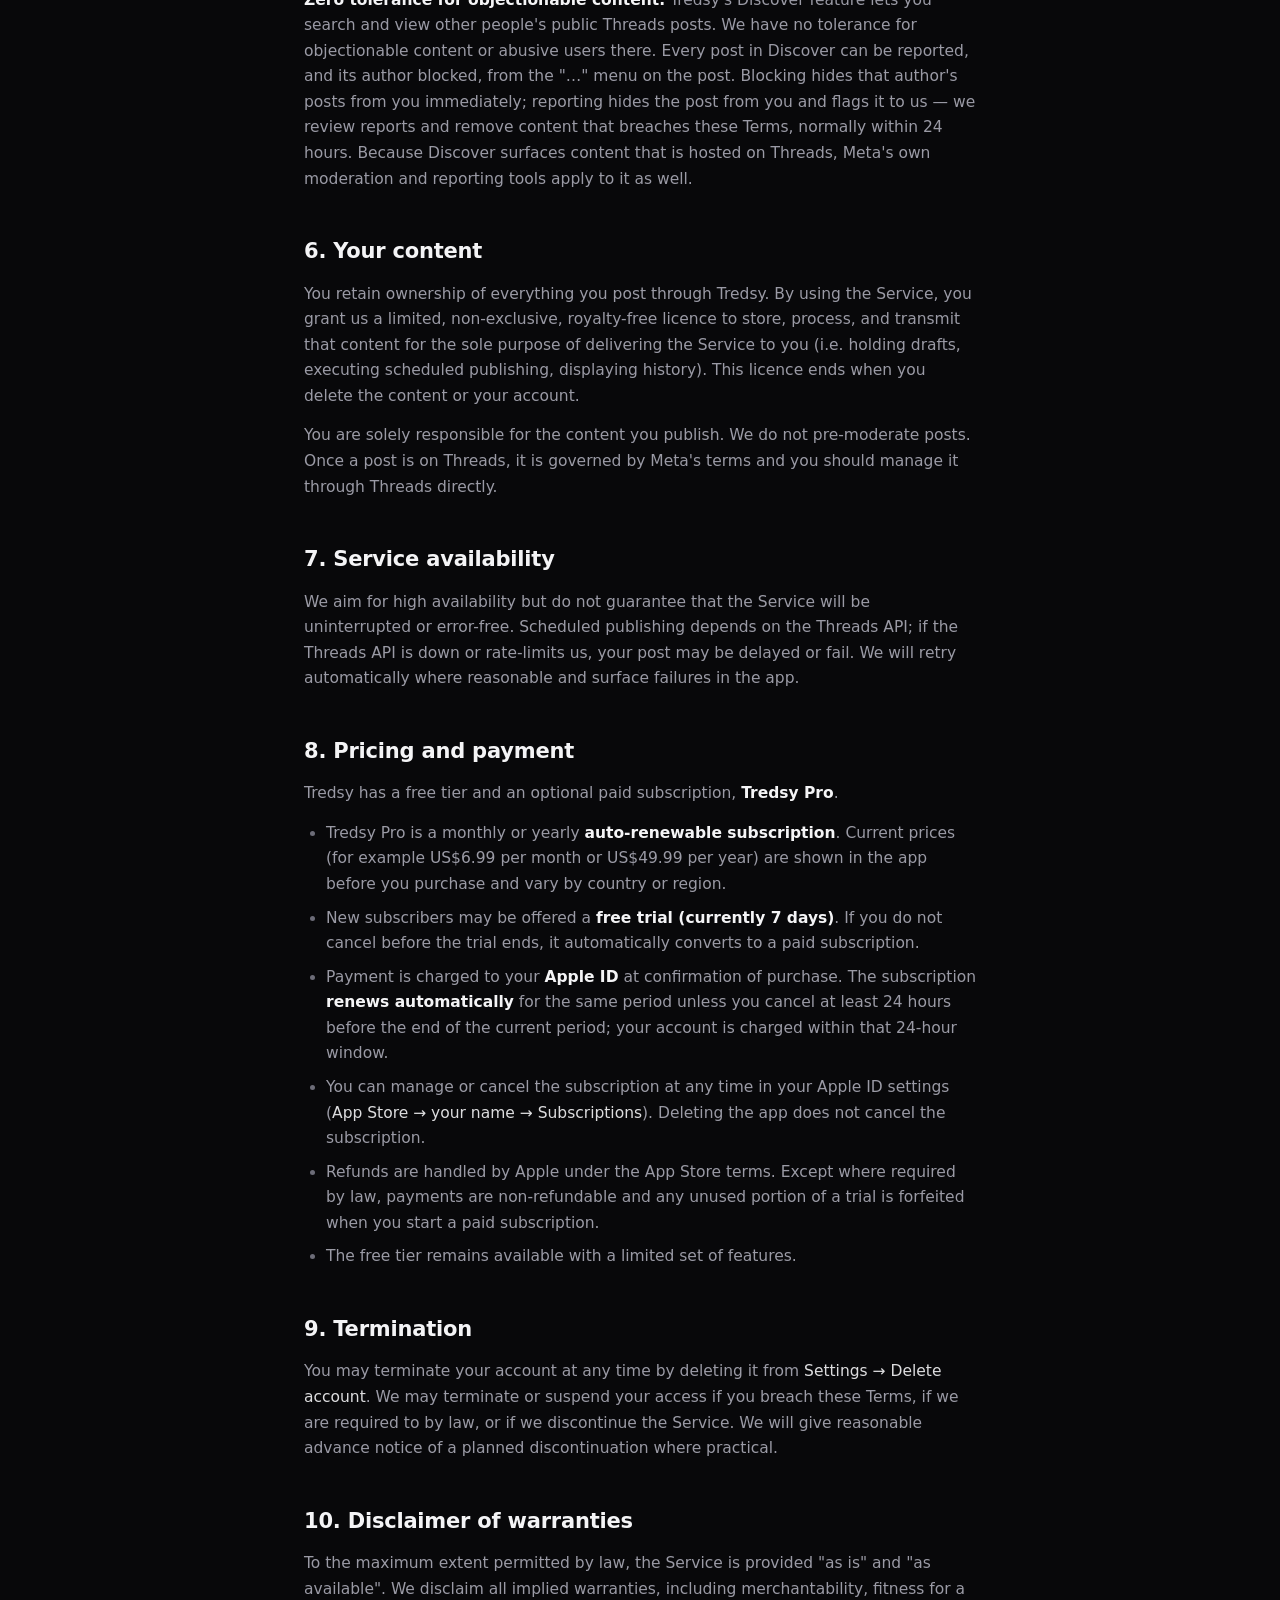
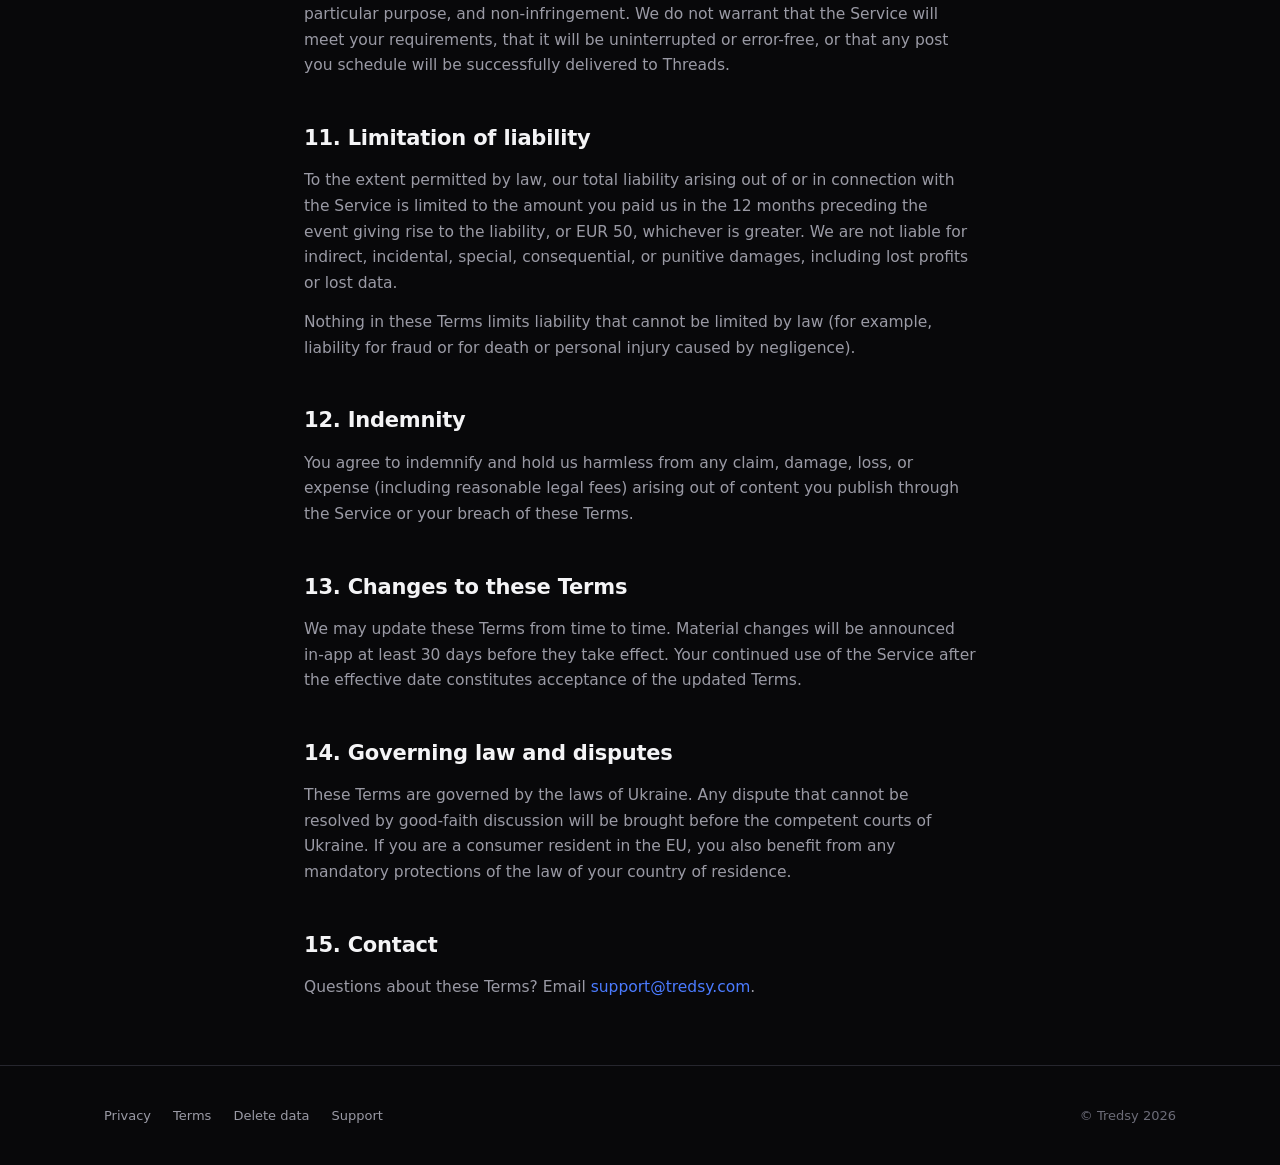
<file: terms.html>
<!DOCTYPE html>
<html lang="en">
<head>
  <meta charset="UTF-8" />
  <meta name="viewport" content="width=device-width, initial-scale=1" />
  <title>Terms of Service — Tredsy</title>
  <meta name="description" content="The agreement between you and Tredsy when you use our app." />
  <link rel="icon" type="image/png" href="/assets/tredsy-favicon.png" />
  <link rel="apple-touch-icon" href="/assets/tredsy-app-icon.png" />
  <link rel="stylesheet" href="/styles.css?v=20260805b" />
</head>
<body>
  <header class="site-header">
    <div class="inner">
      <a class="brand" href="/" aria-label="Tredsy home">
        <img src="/assets/tredsy-app-icon.png" alt="" />
        <span>Tredsy</span>
      </a>
      <nav>
        <a href="/privacy.html">Privacy</a>
        <a href="/terms.html">Terms</a>
        <a href="/delete.html">Delete data</a>
        <a href="/support.html">Support</a>
      </nav>
    </div>
  </header>

  <main class="container">
    <h1>Terms of Service</h1>
    <p class="muted">Effective date: 8 May 2026 · Last updated: 26 September 2026</p>

    <p>
      These Terms of Service ("Terms") govern your use of the Tredsy iOS
      application and the website at
      <a href="https://tredsy.com">tredsy.com</a> (together, the "Service").
      By creating an account or signing in with Threads, you agree to these
      Terms. If you don't agree, don't use the Service.
    </p>

    <h2>1. Who we are</h2>
    <p>
      Tredsy is operated by the individual entrepreneur (Ukrainian: ФОП)
      <strong>Yaroslav Kira</strong>, registered in Ukraine, address: Lviv,
      Shevchenka St. 372. Contact:
      <a href="mailto:support@tredsy.com">support@tredsy.com</a>.
    </p>

    <h2>2. What the Service does</h2>
    <p>
      Tredsy lets you draft, schedule, and publish posts to your Threads
      account through the official Threads API. The Service is provided "as
      is" and depends on third-party platforms (Meta / Threads, Apple) which
      are outside our control.
    </p>

    <h2>3. Eligibility</h2>
    <ul>
      <li>You must be at least 13 years old (or 16 in jurisdictions that require it).</li>
      <li>You must have a valid Threads account that you own.</li>
      <li>You must comply with the Threads Terms of Use and Apple's App Store policies while using Tredsy.</li>
    </ul>

    <h2>4. Your account</h2>
    <p>
      You sign in by connecting your Threads account through Meta's OAuth
      flow. You are responsible for:
    </p>
    <ul>
      <li>Maintaining the confidentiality of your Threads credentials.</li>
      <li>Everything that happens under your account.</li>
      <li>Promptly disconnecting Tredsy if your device is lost or stolen.</li>
    </ul>

    <h2>5. Acceptable use</h2>
    <p>You agree not to use the Service to:</p>
    <ul>
      <li>Post content that violates the Threads Community Guidelines or any applicable law.</li>
      <li>Send spam, harass other users, or impersonate anyone.</li>
      <li>Infringe copyright, trademarks, or other intellectual property rights.</li>
      <li>Distribute malware, exploit security vulnerabilities, or attempt to access data belonging to other users.</li>
      <li>Reverse engineer, decompile, or attempt to extract the source code of the app, except to the extent permitted by mandatory law.</li>
      <li>Use the Service in a way that places an unreasonable load on our infrastructure (for example, automated scripts, bulk uploads beyond ordinary use).</li>
    </ul>
    <p>
      We may suspend or terminate accounts that violate these rules, with
      or without prior notice depending on the severity.
    </p>
    <p>
      <strong>Zero tolerance for objectionable content.</strong> Tredsy's
      Discover feature lets you search and view other people's public
      Threads posts. We have no tolerance for objectionable content or
      abusive users there. Every post in Discover can be reported, and its
      author blocked, from the "…" menu on the post. Blocking hides that
      author's posts from you immediately; reporting hides the post from you
      and flags it to us — we review reports and remove content that breaches
      these Terms, normally within 24 hours. Because Discover surfaces content
      that is hosted on Threads, Meta's own moderation and reporting tools
      apply to it as well.
    </p>

    <h2>6. Your content</h2>
    <p>
      You retain ownership of everything you post through Tredsy. By using
      the Service, you grant us a limited, non-exclusive, royalty-free
      licence to store, process, and transmit that content for the sole
      purpose of delivering the Service to you (i.e. holding drafts,
      executing scheduled publishing, displaying history). This licence ends
      when you delete the content or your account.
    </p>
    <p>
      You are solely responsible for the content you publish. We do not
      pre-moderate posts. Once a post is on Threads, it is governed by
      Meta's terms and you should manage it through Threads directly.
    </p>

    <h2>7. Service availability</h2>
    <p>
      We aim for high availability but do not guarantee that the Service
      will be uninterrupted or error-free. Scheduled publishing depends on
      the Threads API; if the Threads API is down or rate-limits us, your
      post may be delayed or fail. We will retry automatically where
      reasonable and surface failures in the app.
    </p>

    <h2>8. Pricing and payment</h2>
    <p>
      Tredsy has a free tier and an optional paid subscription,
      <strong>Tredsy Pro</strong>.
    </p>
    <ul>
      <li>
        Tredsy Pro is a monthly or yearly <strong>auto-renewable
        subscription</strong>. Current prices (for example US$6.99 per month
        or US$49.99 per year) are shown in the app before you purchase and
        vary by country or region.
      </li>
      <li>
        New subscribers may be offered a <strong>free trial (currently 7
        days)</strong>. If you do not cancel before the trial ends, it
        automatically converts to a paid subscription.
      </li>
      <li>
        Payment is charged to your <strong>Apple ID</strong> at confirmation
        of purchase. The subscription <strong>renews automatically</strong>
        for the same period unless you cancel at least 24 hours before the end
        of the current period; your account is charged within that 24-hour
        window.
      </li>
      <li>
        You can manage or cancel the subscription at any time in your Apple ID
        settings (<em>App Store → your name → Subscriptions</em>). Deleting the
        app does not cancel the subscription.
      </li>
      <li>
        Refunds are handled by Apple under the App Store terms. Except where
        required by law, payments are non-refundable and any unused portion of
        a trial is forfeited when you start a paid subscription.
      </li>
      <li>
        The free tier remains available with a limited set of features.
      </li>
    </ul>

    <h2>9. Termination</h2>
    <p>
      You may terminate your account at any time by deleting it from
      <em>Settings → Delete account</em>. We may terminate or suspend your
      access if you breach these Terms, if we are required to by law, or if
      we discontinue the Service. We will give reasonable advance notice of
      a planned discontinuation where practical.
    </p>

    <h2>10. Disclaimer of warranties</h2>
    <p>
      To the maximum extent permitted by law, the Service is provided "as
      is" and "as available". We disclaim all implied warranties, including
      merchantability, fitness for a particular purpose, and non-infringement.
      We do not warrant that the Service will meet your requirements, that it
      will be uninterrupted or error-free, or that any post you schedule
      will be successfully delivered to Threads.
    </p>

    <h2>11. Limitation of liability</h2>
    <p>
      To the extent permitted by law, our total liability arising out of or
      in connection with the Service is limited to the amount you paid us in
      the 12 months preceding the event giving rise to the liability, or
      EUR 50, whichever is greater. We are not liable for indirect,
      incidental, special, consequential, or punitive damages, including
      lost profits or lost data.
    </p>
    <p>
      Nothing in these Terms limits liability that cannot be limited by
      law (for example, liability for fraud or for death or personal injury
      caused by negligence).
    </p>

    <h2>12. Indemnity</h2>
    <p>
      You agree to indemnify and hold us harmless from any claim, damage,
      loss, or expense (including reasonable legal fees) arising out of
      content you publish through the Service or your breach of these Terms.
    </p>

    <h2>13. Changes to these Terms</h2>
    <p>
      We may update these Terms from time to time. Material changes will
      be announced in-app at least 30 days before they take effect. Your
      continued use of the Service after the effective date constitutes
      acceptance of the updated Terms.
    </p>

    <h2>14. Governing law and disputes</h2>
    <p>
      These Terms are governed by the laws of Ukraine. Any dispute that
      cannot be resolved by good-faith discussion will be brought before
      the competent courts of Ukraine. If you are a consumer resident in
      the EU, you also benefit from any mandatory protections of the law
      of your country of residence.
    </p>

    <h2>15. Contact</h2>
    <p>
      Questions about these Terms? Email
      <a href="mailto:support@tredsy.com">support@tredsy.com</a>.
    </p>
  </main>

  <footer class="site-footer">
    <div class="inner">
      <div>
        <a href="/privacy.html">Privacy</a>
        <a href="/terms.html">Terms</a>
        <a href="/delete.html">Delete data</a>
        <a href="/support.html">Support</a>
      </div>
      <div>© Tredsy 2026</div>
    </div>
  </footer>
</body>
</html>
</file>
<file: styles.css>
/*
  Tredsy — dark design system.

  One stylesheet for the whole site: the landing page and the document
  pages (privacy / terms / support / delete) share the same tokens and
  chrome, so the site reads as one product rather than two.

  Dark is not a preference here, it's the brand: the iOS app is dark, so
  the site is too. That's why there is no prefers-color-scheme switch —
  these values are the only theme.
*/

:root {
  --bg: #08080a;
  --bg-2: #0e0e11;
  --card: #141419;
  --border: #26262e;
  --border-2: #33333d;
  --text: #f4f4f6;
  --muted: #9a9aa5;
  --muted-2: #6c6c78;
  --accent: #4b7bff;
  --accent-soft: rgba(75, 123, 255, 0.14);
  --radius: 18px;
  --max-width: 1120px;
  /* Document pages stay narrow — long legal copy is unreadable at the
     full landing width. */
  --prose-width: 720px;
}

* { box-sizing: border-box; margin: 0; padding: 0; }

html {
  -webkit-text-size-adjust: 100%;
  scroll-behavior: smooth;
}

body {
  background: var(--bg);
  color: var(--text);
  font-family: -apple-system, BlinkMacSystemFont, "SF Pro Display", "Segoe UI",
    Inter, system-ui, sans-serif;
  -webkit-font-smoothing: antialiased;
  line-height: 1.5;
  overflow-x: hidden;
}

a { color: inherit; text-decoration: none; }
.muted { color: var(--muted); }
.accent { color: var(--accent); }

/* ─────────────────────────────────────────────
   Shared chrome: header + footer
   ───────────────────────────────────────────── */

.site-header {
  position: sticky;
  top: 0;
  z-index: 50;
  background: rgba(8, 8, 10, 0.72);
  backdrop-filter: saturate(160%) blur(14px);
  border-bottom: 1px solid var(--border);
}

.site-header .inner,
.site-footer .inner {
  max-width: var(--max-width);
  margin: 0 auto;
  padding: 0 24px;
}

.site-header .inner {
  display: flex;
  align-items: center;
  justify-content: space-between;
  height: 64px;
  gap: 20px;
}

.brand {
  display: inline-flex;
  align-items: center;
  gap: 10px;
  font-weight: 700;
  font-size: 17px;
  letter-spacing: -0.01em;
}

.brand img {
  width: 30px;
  height: 30px;
  border-radius: 9px;
}

.site-header nav {
  display: flex;
  align-items: center;
  gap: 26px;
}

.site-header nav a {
  color: var(--muted);
  font-size: 14px;
  font-weight: 500;
  transition: color 0.15s;
}

.site-header nav a:hover,
.site-header nav a[aria-current="page"] { color: var(--text); }

.language-switch {
  display: inline-flex;
  border: 1px solid var(--border-2);
  border-radius: 999px;
  overflow: hidden;
  font-size: 12px;
  font-weight: 700;
}

.language-switch a {
  padding: 5px 12px;
  color: var(--muted);
  transition: background 0.15s, color 0.15s;
}

.language-switch a[aria-current="true"] {
  background: var(--text);
  color: var(--bg);
}

.site-footer {
  border-top: 1px solid var(--border);
  padding: 40px 0;
  margin-top: 40px;
}

.site-footer .inner {
  display: flex;
  justify-content: space-between;
  align-items: center;
  gap: 20px;
  flex-wrap: wrap;
  color: var(--muted-2);
  font-size: 13px;
}

.site-footer .inner > div:first-child {
  display: flex;
  gap: 22px;
  flex-wrap: wrap;
}

.site-footer a { color: var(--muted); }
.site-footer a:hover { color: var(--text); }

@media (max-width: 720px) {
  .site-header nav { gap: 14px; }
  /* Keep only the language switch on narrow screens; the page links
     stay reachable in the footer. */
  .site-header nav > a { display: none; }
  .site-footer .inner { justify-content: center; text-align: center; }
}

/* ─────────────────────────────────────────────
   Document pages (privacy / terms / support / delete)
   ───────────────────────────────────────────── */

main.container {
  max-width: var(--prose-width);
  margin: 0 auto;
  padding: 56px 24px 24px;
}

main.container h1 {
  font-size: clamp(32px, 5vw, 44px);
  line-height: 1.1;
  letter-spacing: -0.025em;
  font-weight: 800;
}

main.container h2 {
  margin-top: 44px;
  font-size: 21px;
  font-weight: 700;
  letter-spacing: -0.01em;
}

main.container h3 {
  margin-top: 30px;
  font-size: 17px;
  font-weight: 650;
}

main.container p,
main.container ul,
main.container ol {
  margin-top: 14px;
  color: var(--muted);
  font-size: 15.5px;
  line-height: 1.65;
}

main.container ul,
main.container ol { padding-left: 22px; }
main.container li { margin-top: 8px; }
main.container li::marker { color: var(--muted-2); }

main.container strong { color: var(--text); font-weight: 650; }
main.container em { color: var(--text); font-style: normal; opacity: 0.9; }
main.container a { color: var(--accent); }
main.container a:hover { text-decoration: underline; }

main.container .lead {
  margin-top: 18px;
  font-size: 18px;
  color: var(--muted);
}

main.container .muted {
  font-size: 13.5px;
  color: var(--muted-2);
}

.callout {
  margin-top: 24px;
  border: 1px solid var(--border);
  border-left: 3px solid var(--accent);
  border-radius: 14px;
  background: var(--card);
  padding: 18px 20px;
  color: var(--muted);
  font-size: 15px;
  line-height: 1.65;
}

.callout strong { color: var(--text); }
.callout a { color: var(--accent); }

code {
  font-family: ui-monospace, SFMono-Regular, "SF Mono", Menlo, monospace;
  font-size: 0.9em;
  background: var(--card);
  border: 1px solid var(--border);
  border-radius: 6px;
  padding: 2px 6px;
}

/* ─────────────────────────────────────────────
   Landing: shared bits
   ───────────────────────────────────────────── */

.wrap {
  max-width: var(--max-width);
  margin: 0 auto;
  padding: 0 24px;
}

/* Ambient glow behind the hero and the closing CTA. Purely decorative,
   so it never intercepts clicks. */
.glow {
  position: absolute;
  inset: 0;
  overflow: hidden;
  pointer-events: none;
  z-index: 0;
}

.glow::before {
  content: "";
  position: absolute;
  top: -240px;
  left: 50%;
  transform: translateX(-50%);
  width: 900px;
  height: 620px;
  border-radius: 50%;
  background: radial-gradient(closest-side, rgba(75, 123, 255, 0.22), transparent 70%);
  filter: blur(20px);
}

.btn {
  display: inline-flex;
  align-items: center;
  gap: 10px;
  background: var(--text);
  color: var(--bg);
  font-weight: 650;
  font-size: 15px;
  padding: 14px 22px;
  border-radius: 999px;
  transition: transform 0.12s;
}

.btn:hover { transform: translateY(-1px); }

.text-link { color: var(--muted); font-weight: 600; font-size: 15px; }
.text-link:hover { color: var(--text); }

.cta-row {
  margin-top: 34px;
  display: flex;
  align-items: center;
  gap: 20px;
  flex-wrap: wrap;
}

/* ─────────────────────────────────────────────
   Landing: hero
   ───────────────────────────────────────────── */

.hero { position: relative; padding: 96px 0 40px; }

.hero-grid {
  position: relative;
  z-index: 1;
  display: grid;
  grid-template-columns: 1.05fr 0.95fr;
  gap: 48px;
  align-items: center;
}

.eyebrow {
  display: inline-flex;
  align-items: center;
  gap: 8px;
  margin-bottom: 24px;
  padding: 6px 12px;
  border-radius: 999px;
  background: var(--accent-soft);
  color: var(--accent);
  font-size: 12.5px;
  font-weight: 700;
  letter-spacing: 0.08em;
  text-transform: uppercase;
}

.hero h1 {
  font-size: clamp(40px, 6vw, 68px);
  line-height: 1.03;
  letter-spacing: -0.03em;
  font-weight: 800;
}

.subhead {
  margin-top: 22px;
  max-width: 30ch;
  color: var(--muted);
  font-size: clamp(16px, 2vw, 19px);
}

@media (max-width: 860px) {
  .hero { padding-top: 64px; }
  .hero-grid { grid-template-columns: 1fr; gap: 40px; }
  .subhead { max-width: none; }
}

/* ─────────────────────────────────────────────
   Landing: device mockup
   ───────────────────────────────────────────── */

/* No fixed aspect ratio: the frame's height comes from the screenshot
   inside it, so the capture is never cropped no matter its dimensions. */
.device {
  justify-self: center;
  width: 250px;
  max-width: 72vw;
  padding: 10px;
  border-radius: 38px;
  border: 1px solid #34343e;
  background: linear-gradient(160deg, #26262e, #101014);
  box-shadow: 0 40px 90px -30px rgba(0, 0, 0, 0.8),
    0 0 0 1px rgba(255, 255, 255, 0.02) inset;
  /* Pure perspective, no flat rotation: the converging top and bottom
     edges then come only from the 3D turn, so they read as depth. A 2D
     rotate() on top adds skew perspective can't explain, which is what
     makes a mockup look accidentally crooked. Kept shallow — past ~12deg
     the screen text starts to smear. */
  transform: perspective(1400px) rotateY(-11deg) rotateX(3deg);
}

.device-screen {
  border-radius: 29px;
  border: 1px solid #22222a;
  background: #0b0b0f;
  overflow: hidden;
  /* Kills the baseline gap under the inline image. */
  line-height: 0;
}

.device-screen img {
  display: block;
  width: 100%;
  height: auto;
}

/* Must sit after `.device` itself: an override of the same specificity
   placed earlier in the file loses to the base rule. Once the device is
   centred under the copy the tilt reads as a mistake rather than a
   composition, and a smaller frame keeps the hero from running long. */
@media (max-width: 860px) {
  .device {
    width: 210px;
    transform: none;
  }
}

/* ─────────────────────────────────────────────
   Landing: sections
   ───────────────────────────────────────────── */

section.block {
  position: relative;
  padding: 84px 0;
  border-top: 1px solid var(--border);
}

.sec-eyebrow {
  color: var(--accent);
  font-size: 12.5px;
  font-weight: 800;
  letter-spacing: 0.08em;
  text-transform: uppercase;
}

section.block h2 {
  margin-top: 14px;
  max-width: 20ch;
  font-size: clamp(28px, 4vw, 42px);
  line-height: 1.08;
  letter-spacing: -0.02em;
  font-weight: 800;
}

section.block .lead {
  margin-top: 16px;
  max-width: 56ch;
  color: var(--muted);
  font-size: 17px;
}

.steps {
  margin-top: 44px;
  display: grid;
  grid-template-columns: repeat(3, 1fr);
  gap: 20px;
}

.step {
  border: 1px solid var(--border);
  border-radius: var(--radius);
  background: var(--card);
  padding: 22px;
}

.step .n { color: var(--accent); font-size: 13px; font-weight: 800; }
.step h3 { margin-top: 12px; font-size: 18px; font-weight: 700; letter-spacing: -0.01em; }
.step p { margin-top: 8px; color: var(--muted); font-size: 14px; }

/* Placeholder frame for a real app screenshot. Drop an <img> inside
   once the screenshots are captured — the frame keeps the layout
   stable either way. */
.shot {
  display: grid;
  place-items: center;
  margin-top: 16px;
  aspect-ratio: 16 / 10;
  border: 1px solid var(--border);
  border-radius: 12px;
  background: linear-gradient(160deg, #17171d, #0c0c10);
  color: var(--muted-2);
  font-size: 11px;
  overflow: hidden;
}

.shot img { width: 100%; height: 100%; object-fit: cover; }

.features {
  margin-top: 44px;
  display: grid;
  grid-template-columns: repeat(2, 1fr);
  gap: 20px;
}

.feature {
  border: 1px solid var(--border);
  border-radius: var(--radius);
  background: linear-gradient(160deg, var(--card), var(--bg-2));
  padding: 24px;
}

.feature .ic {
  display: grid;
  place-items: center;
  width: 40px;
  height: 40px;
  border-radius: 11px;
  background: var(--accent-soft);
  font-size: 20px;
}

.feature h3 { margin-top: 16px; font-size: 18px; font-weight: 700; }
.feature p { margin-top: 8px; color: var(--muted); font-size: 14.5px; }

.aud {
  margin-top: 40px;
  display: grid;
  grid-template-columns: repeat(3, 1fr);
  gap: 20px;
}

.aud div { border-top: 1px solid var(--border-2); padding-top: 18px; }
.aud h3 { font-size: 17px; font-weight: 700; }
.aud p { margin-top: 6px; color: var(--muted); font-size: 14px; }

.final { position: relative; text-align: center; padding: 110px 0; overflow: hidden; }
.final h2 { margin: 0 auto; max-width: 16ch; }
.final .cta-row { justify-content: center; }

@media (max-width: 860px) {
  section.block { padding: 64px 0; }
  .steps { grid-template-columns: 1fr; }
}

@media (max-width: 720px) {
  .features,
  .aud { grid-template-columns: 1fr; }
}

/* ─────────────────────────────────────────────
   Scroll reveal
   ───────────────────────────────────────────── */

/* Hidden only once the script has marked the document — a JS failure
   leaves every section visible instead of a blank page. */
.js .reveal {
  opacity: 0;
  transform: translateY(18px);
  transition: opacity 0.6s ease, transform 0.6s ease;
}

.js .reveal.in { opacity: 1; transform: none; }

@media (prefers-reduced-motion: reduce) {
  .js .reveal { opacity: 1; transform: none; transition: none; }
  html { scroll-behavior: auto; }
}
</file>
